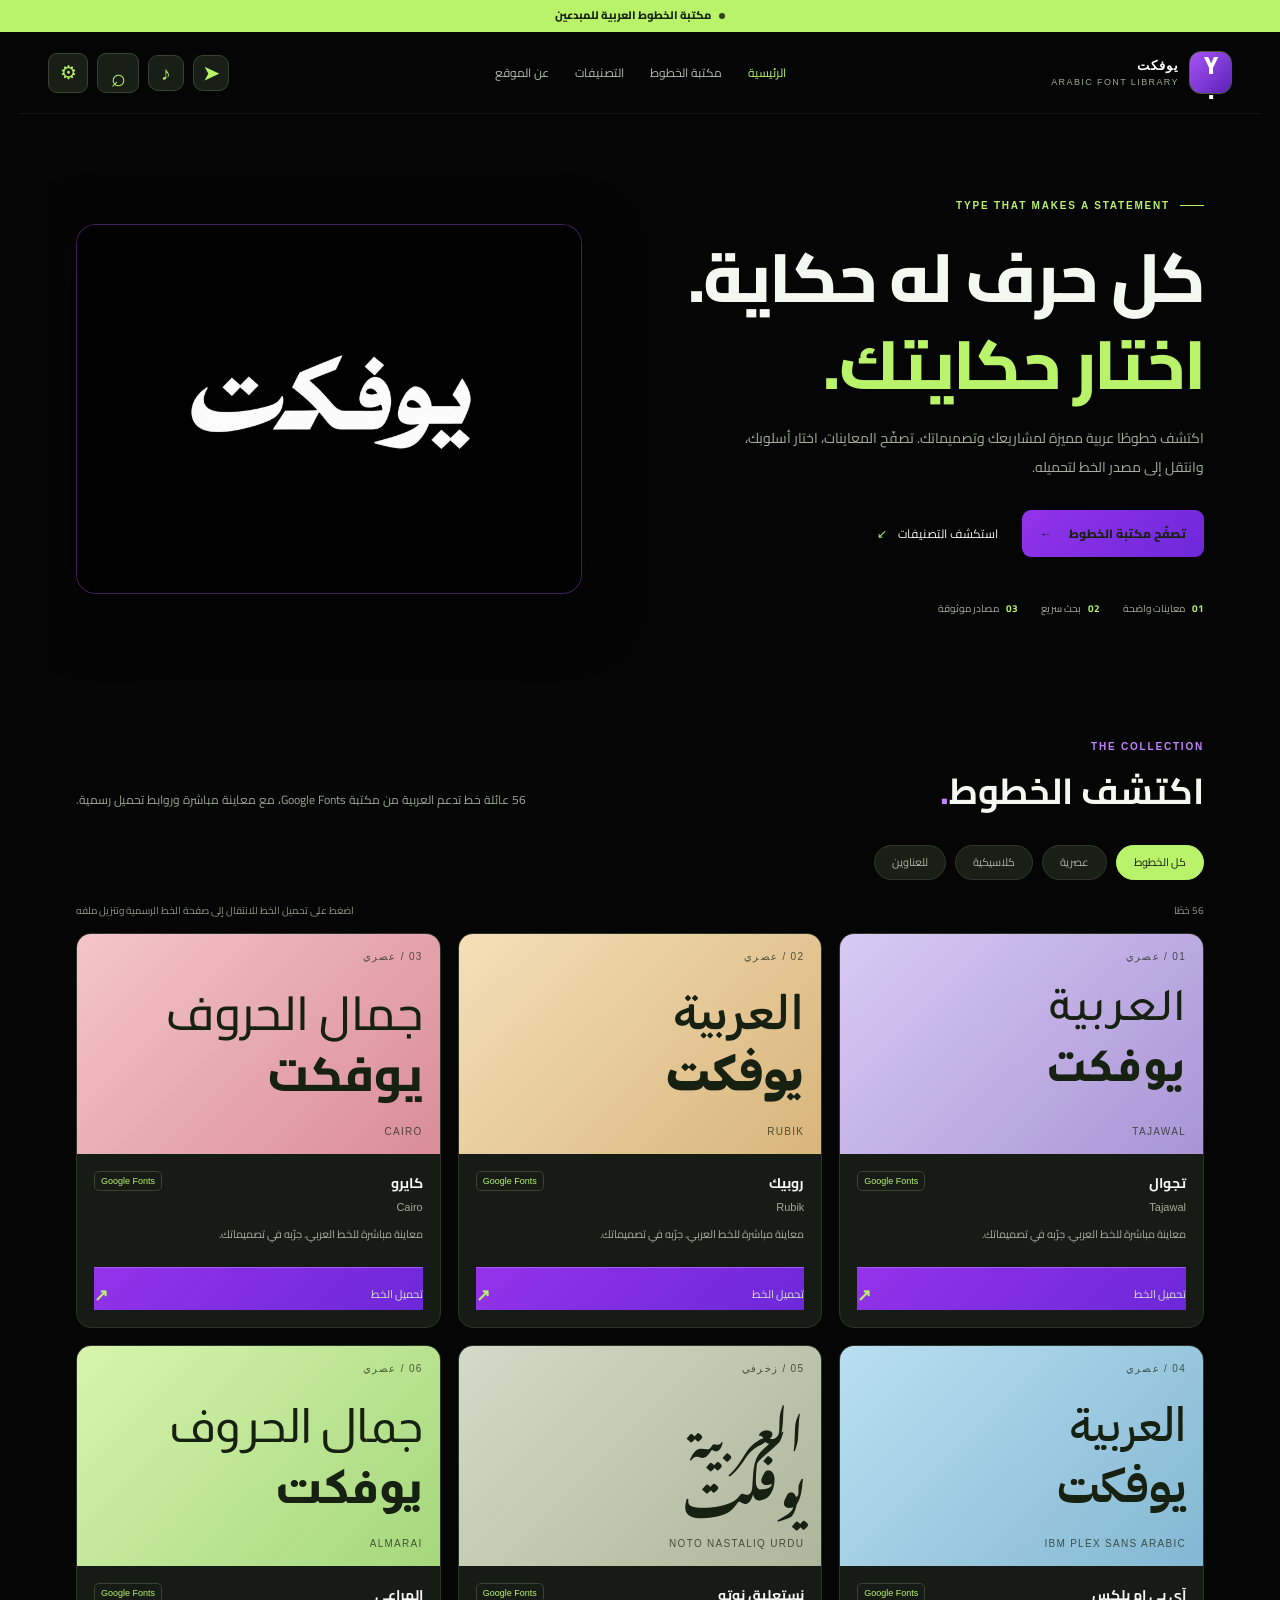
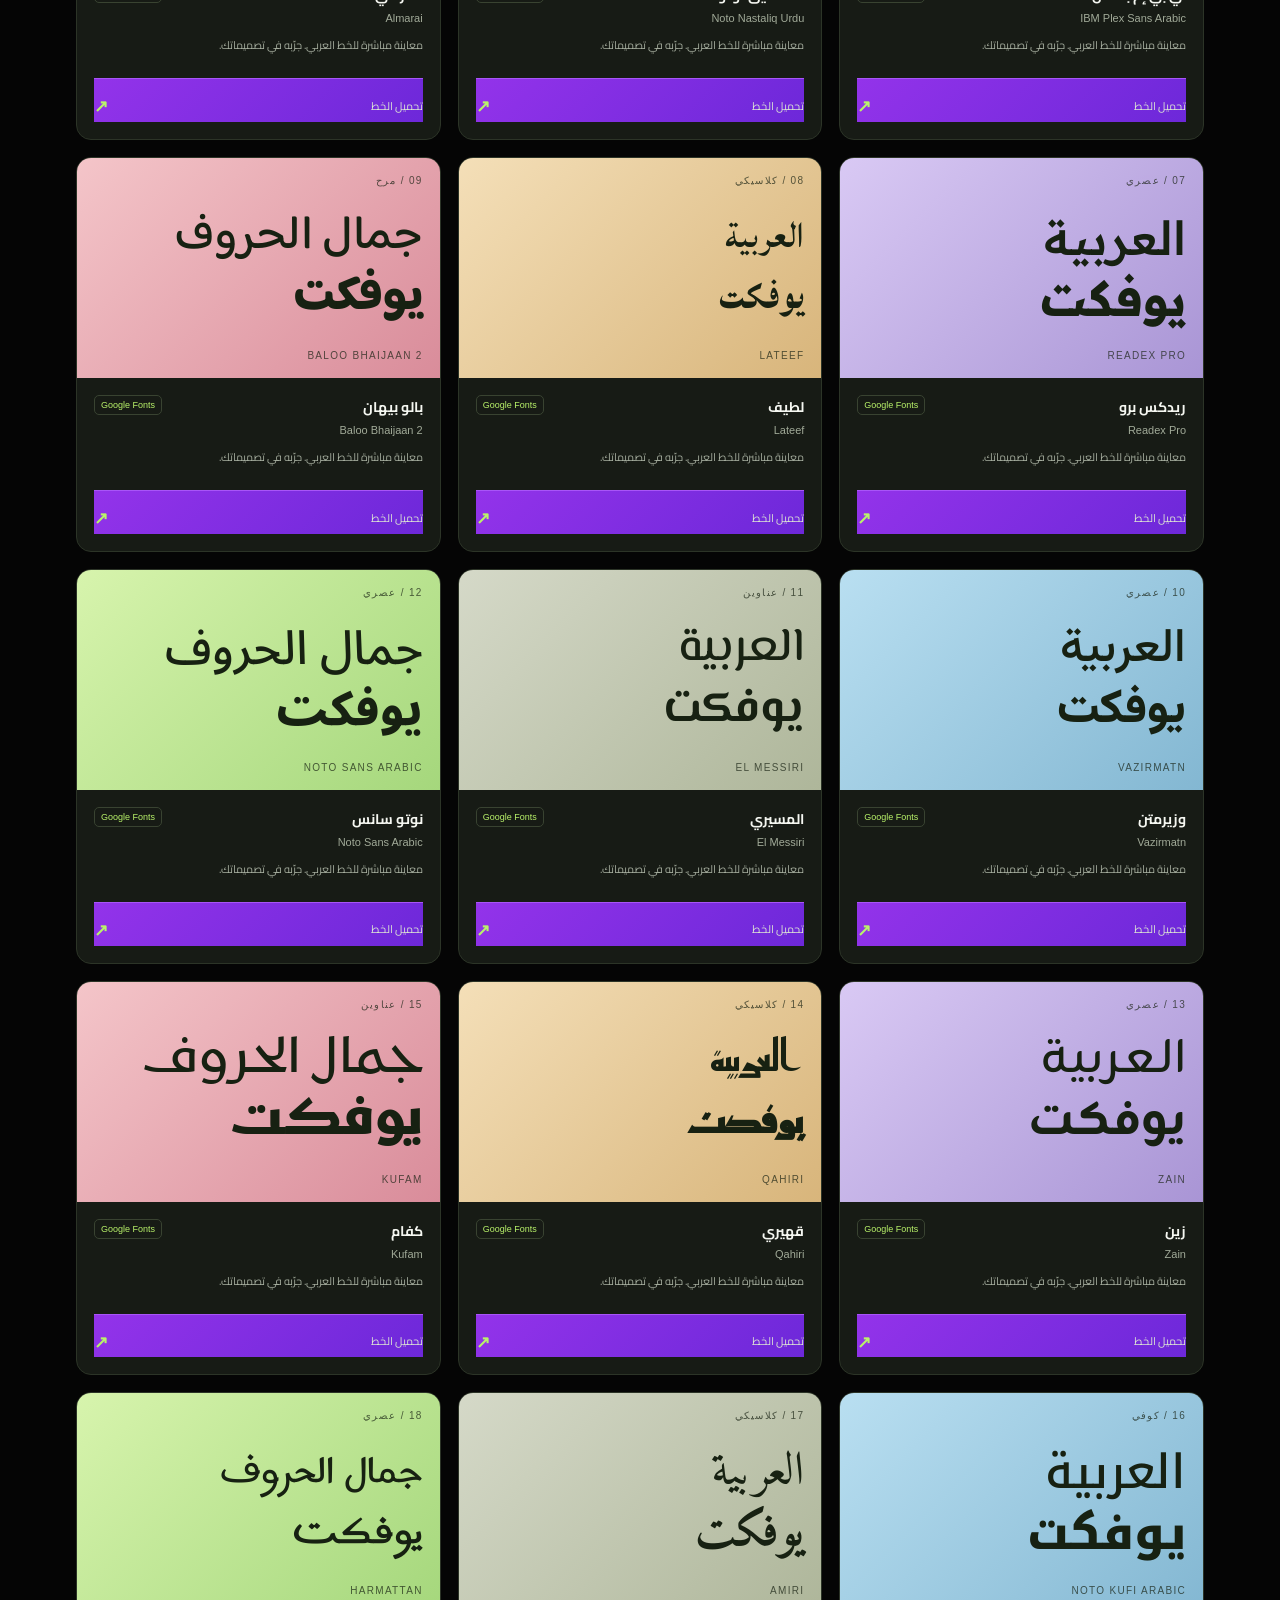
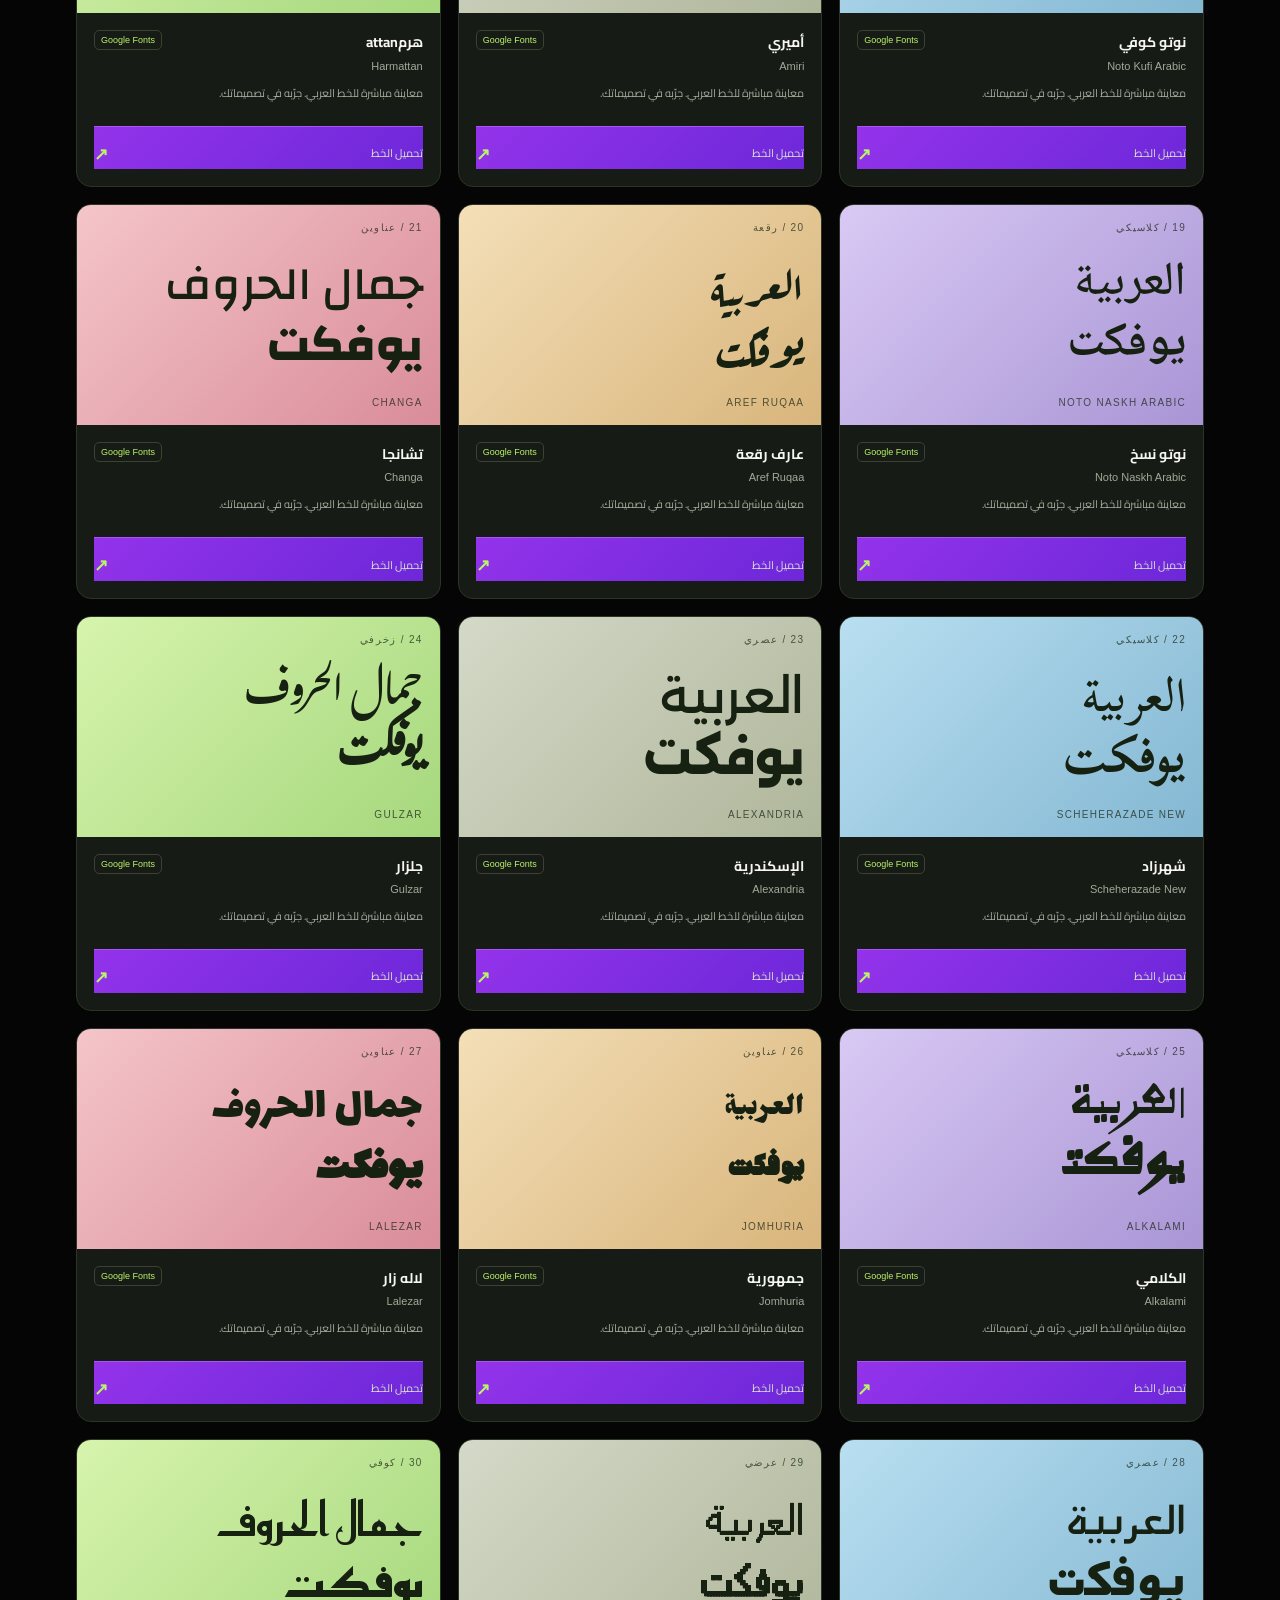
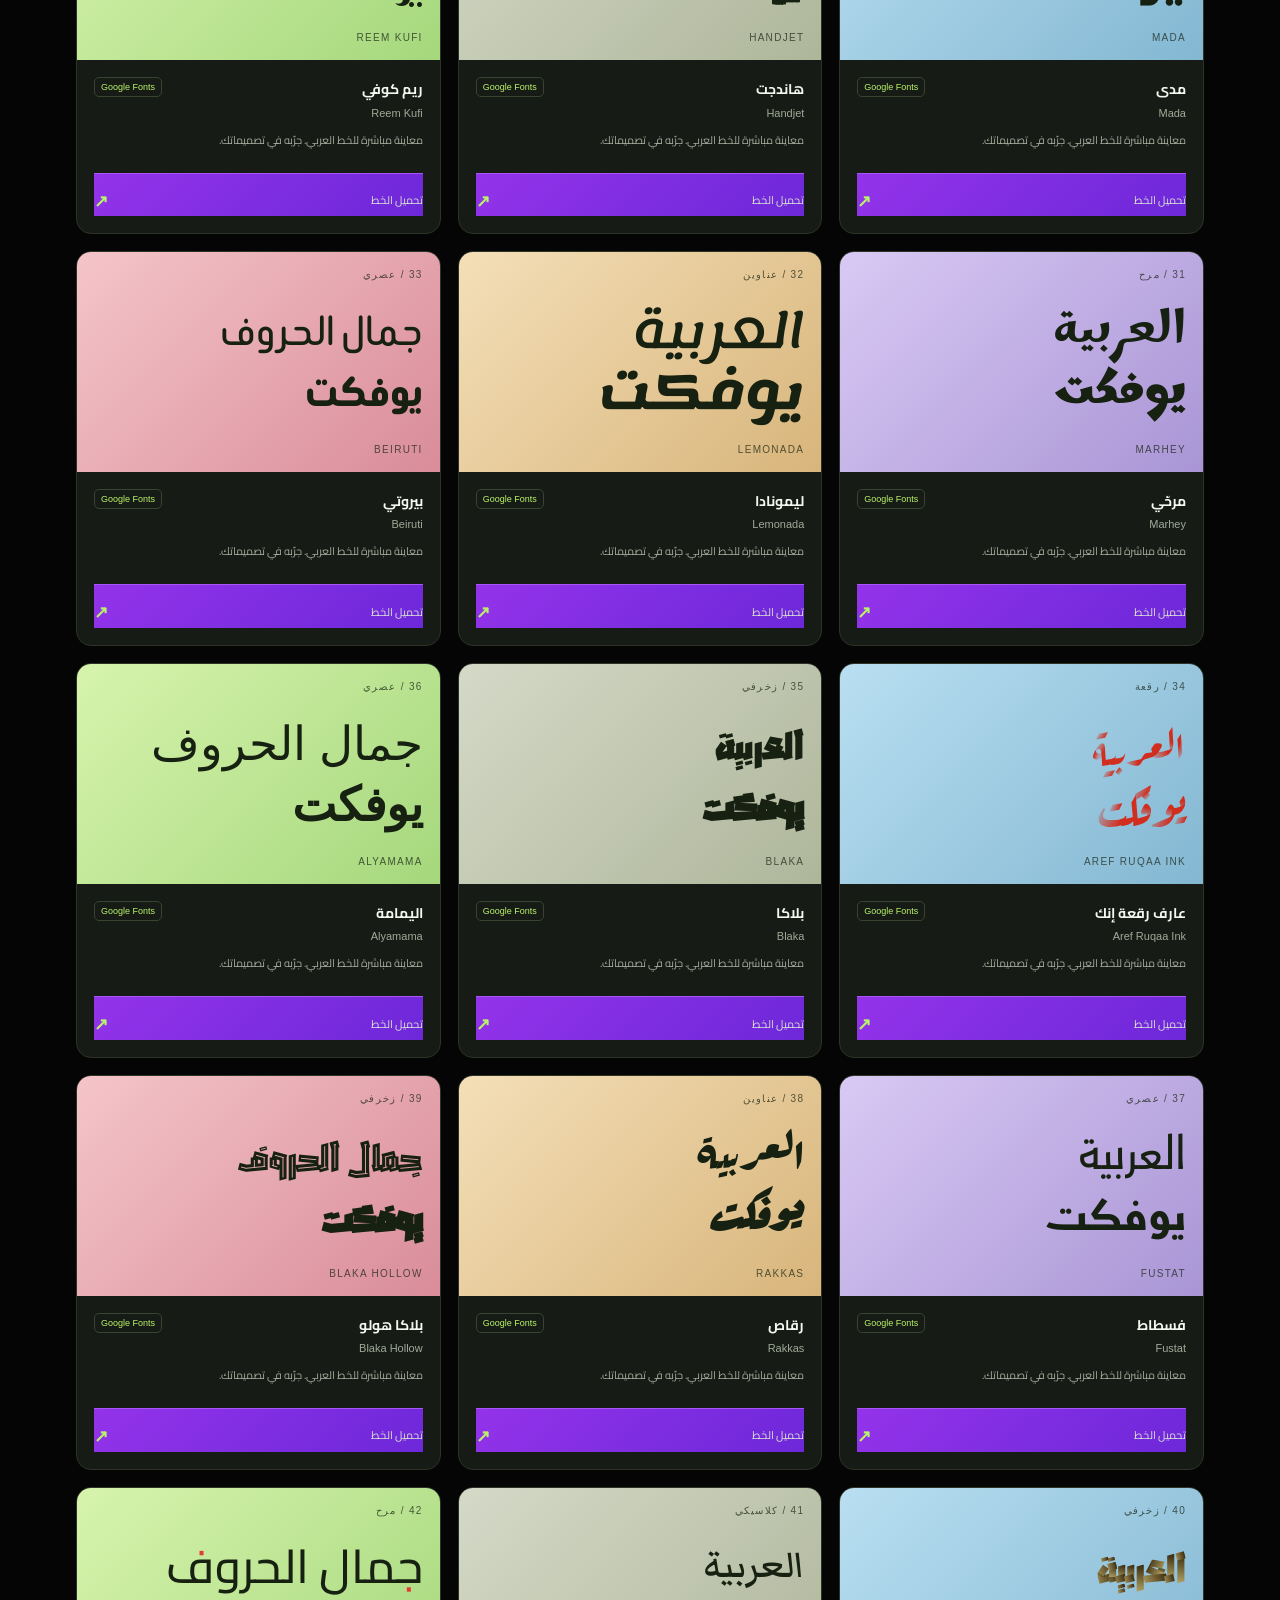
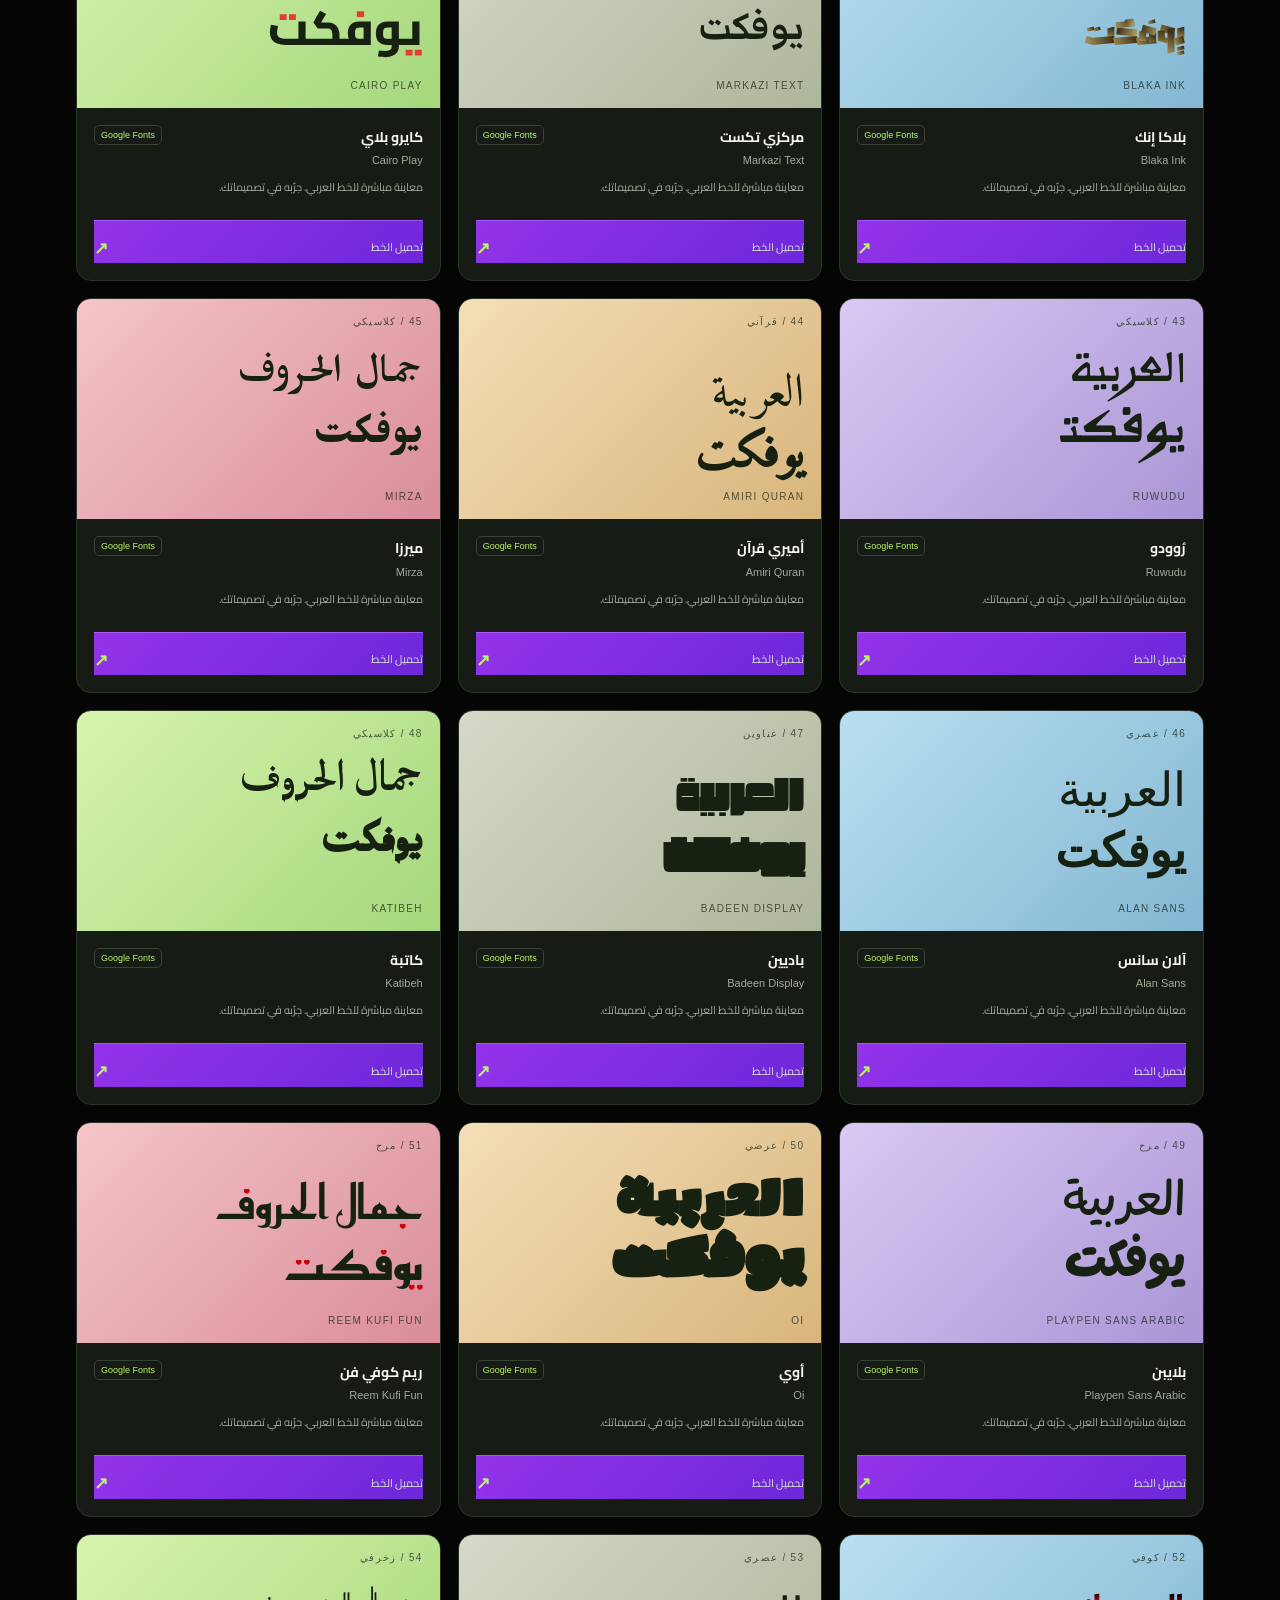
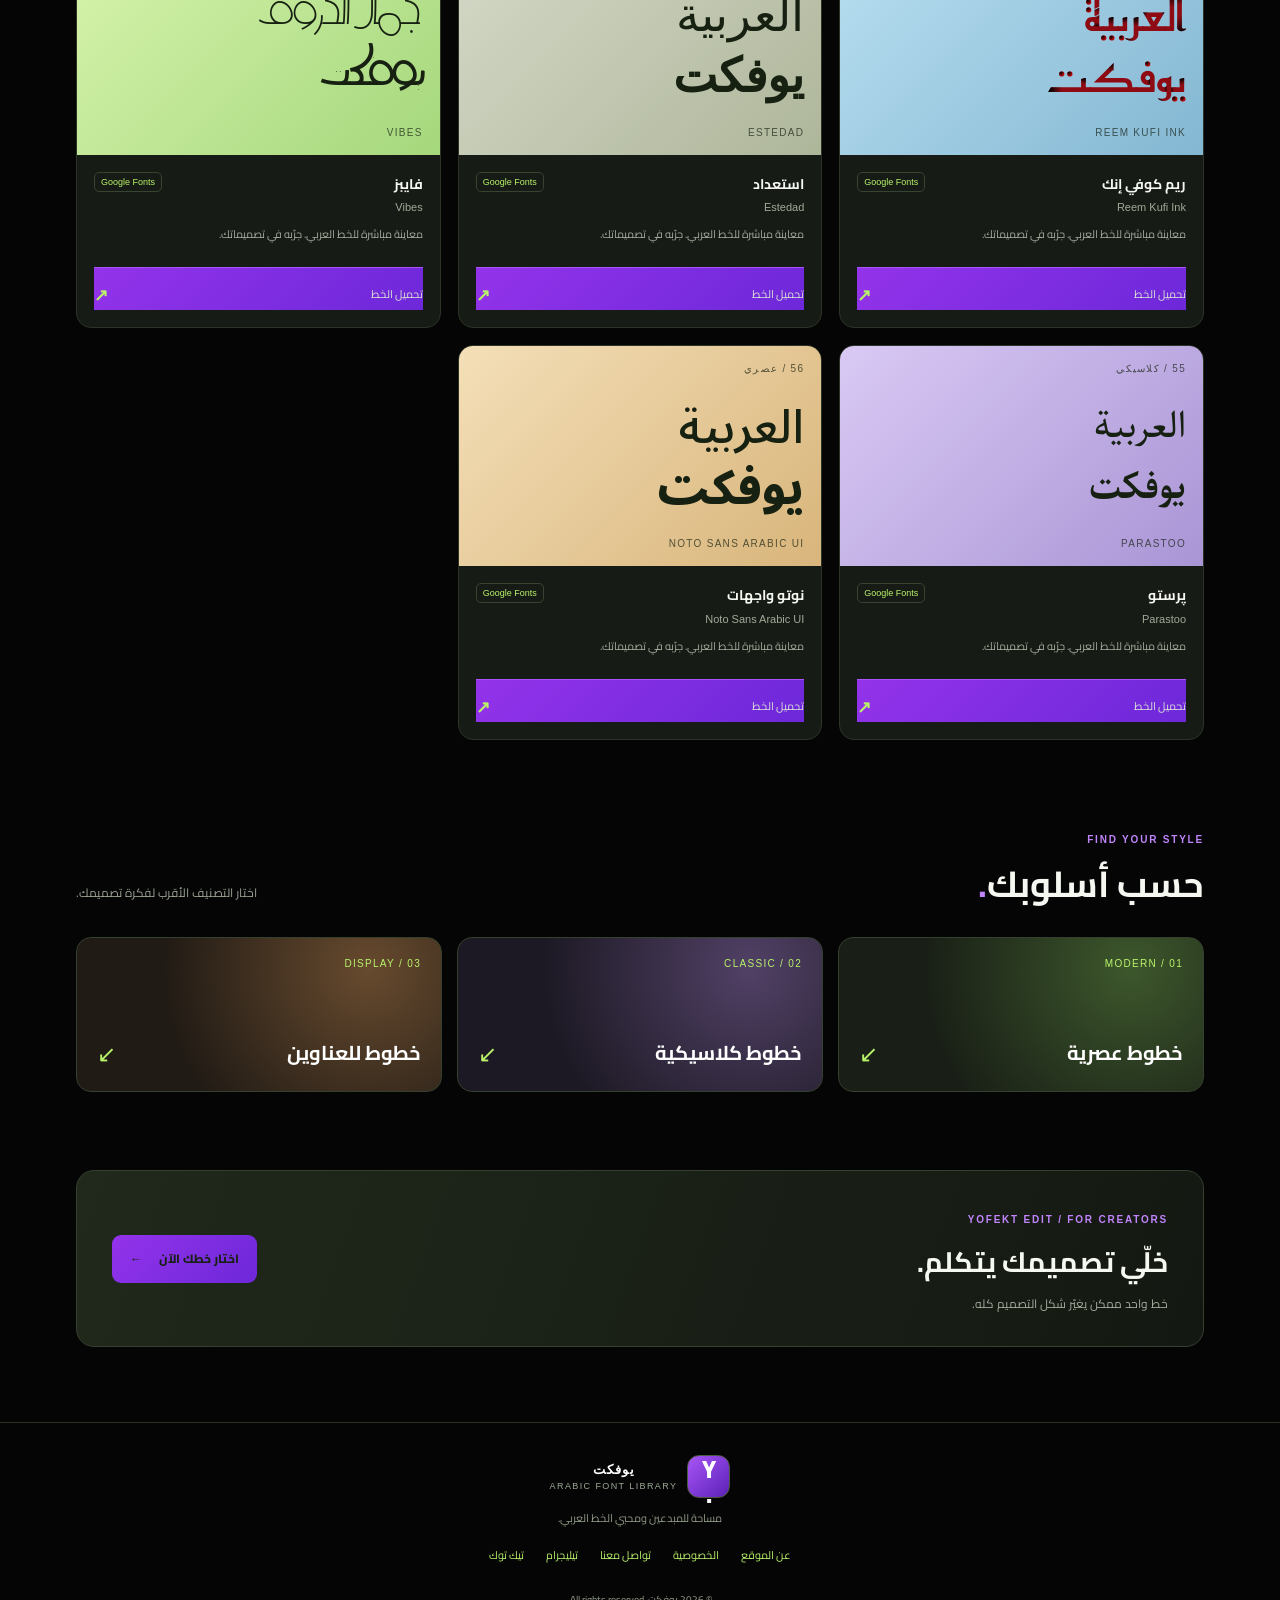
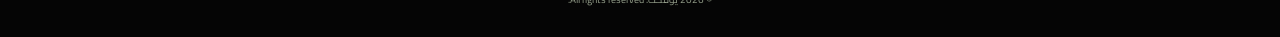
<file: index.html>
<!DOCTYPE html>

<html dir="rtl" lang="ar">
<head>
<meta charset="utf-8"/><meta content="width=device-width,initial-scale=1" name="viewport"/>

<meta content="#050505" name="theme-color"/>
<meta property="og:type" content="website"/><meta property="og:site_name" content="Yofekt"/><meta property="og:title" content="Yofekt | مكتبة الخطوط العربية"/><meta property="og:description" content="اكتشف أجمل الخطوط العربية، شاهد معايناتها واختر الخط المناسب لتصميمك."/><meta property="og:image" content="yofekt-social.png"/><meta name="twitter:card" content="summary_large_image"/><meta name="twitter:title" content="Yofekt | مكتبة الخطوط العربية"/><meta name="twitter:description" content="مكتبة لاكتشاف الخطوط العربية ومعاينتها."/><meta name="twitter:image" content="yofekt-social.png"/><link rel="icon" type="image/png" href="yofekt-icon.png"/>
<meta content="يوفكت — اكتشف خطوطًا عربية مميزة مع معاينات وروابط تحميل موثوقة." name="description"/>
<title>Yofekt – يوفكت | مكتبة الخطوط العربية</title>
<link href="https://fonts.googleapis.com" rel="preconnect"/><link crossorigin="" href="https://fonts.gstatic.com" rel="preconnect"/>
<link href="https://fonts.googleapis.com/css2?family=Cairo:wght@400;500;600;700;800&amp;family=Readex+Pro:wght@400;500;600;700&amp;family=Amiri:wght@400;700&amp;family=El+Messiri:wght@400;500;600;700&amp;display=swap" rel="stylesheet"/>
<link href="https://fonts.googleapis.com/css2?family=Tajawal:wght@400;700&amp;family=Rubik:wght@400;700&amp;family=Cairo:wght@400;700&amp;family=IBM%20Plex%20Sans%20Arabic:wght@400;700&amp;family=Noto%20Nastaliq%20Urdu:wght@400;700&amp;family=Almarai:wght@400;700&amp;family=Readex%20Pro:wght@400;700&amp;family=Lateef:wght@400;700&amp;family=Baloo%20Bhaijaan%202:wght@400;700&amp;family=Vazirmatn:wght@400;700&amp;family=El%20Messiri:wght@400;700&amp;family=Noto%20Sans%20Arabic:wght@400;700&amp;family=Zain:wght@400;700&amp;family=Qahiri:wght@400;700&amp;family=Kufam:wght@400;700&amp;family=Noto%20Kufi%20Arabic:wght@400;700&amp;family=Amiri:wght@400;700&amp;family=Harmattan:wght@400;700&amp;family=Noto%20Naskh%20Arabic:wght@400;700&amp;family=Aref%20Ruqaa:wght@400;700&amp;family=Changa:wght@400;700&amp;family=Scheherazade%20New:wght@400;700&amp;family=Alexandria:wght@400;700&amp;family=Gulzar:wght@400;700&amp;family=Alkalami:wght@400;700&amp;family=Jomhuria:wght@400;700&amp;family=Lalezar:wght@400;700&amp;family=Mada:wght@400;700&amp;family=Handjet:wght@400;700&amp;family=Reem%20Kufi:wght@400;700&amp;family=Marhey:wght@400;700&amp;family=Lemonada:wght@400;700&amp;family=Beiruti:wght@400;700&amp;family=Aref%20Ruqaa%20Ink:wght@400;700&amp;family=Blaka:wght@400;700&amp;family=Alyamama:wght@400;700&amp;family=Fustat:wght@400;700&amp;family=Rakkas:wght@400;700&amp;family=Blaka%20Hollow:wght@400;700&amp;family=Blaka%20Ink:wght@400;700&amp;family=Markazi%20Text:wght@400;700&amp;family=Cairo%20Play:wght@400;700&amp;family=Ruwudu:wght@400;700&amp;family=Amiri%20Quran:wght@400;700&amp;family=Mirza:wght@400;700&amp;family=Alan%20Sans:wght@400;700&amp;family=Badeen%20Display:wght@400;700&amp;family=Katibeh:wght@400;700&amp;family=Playpen%20Sans%20Arabic:wght@400;700&amp;family=Oi:wght@400;700&amp;family=Reem%20Kufi%20Fun:wght@400;700&amp;family=Reem%20Kufi%20Ink:wght@400;700&amp;family=Estedad:wght@400;700&amp;family=Vibes:wght@400;700&amp;family=Parastoo:wght@400;700&amp;family=Noto%20Sans%20Arabic%20UI:wght@400;700&amp;display=swap" rel="stylesheet"/>
<link href="style.css" rel="stylesheet"/>
</head>
<body>
<div class="announcement"><span class="pulse"></span> مكتبة الخطوط العربية للمبدعين</div>
<header class="header">
<a class="brand" href="#home"><span class="brand-mark">Y<span>.</span></span><span class="brand-name"><b>يوفكت</b><small>ARABIC FONT LIBRARY</small></span></a>
<nav id="nav"><a class="selected" href="#home">الرئيسية</a><a href="#fonts">مكتبة الخطوط</a><a href="#categories">التصنيفات</a><a href="about.html">عن الموقع</a></nav>
<div class="header-tools"><a aria-label="تيليجرام" class="social-icon telegram" href="https://t.me/YoussefEdits1" rel="noopener" target="_blank" title="تيليجرام">➤</a><a aria-label="تيك توك" class="social-icon tiktok" href="https://www.tiktok.com/@youssef_edits.2" rel="noopener" target="_blank" title="تيك توك">♪</a><button aria-label="البحث" class="top-search" id="topSearch" title="البحث">⌕</button><button aria-label="الإعدادات" class="settings-button" id="settingsOpen" title="الإعدادات">⚙</button></div>
<button aria-label="فتح القائمة" class="menu" id="menu">☰</button>
</header>
<div class="top-search-panel" id="topSearchPanel"><input autocomplete="off" id="search" placeholder="ابحث عن اسم الخط..." type="search"/><button aria-label="إغلاق" id="closeSearch">×</button></div>
<div aria-hidden="true" class="settings-modal" id="settingsModal"><div class="settings-box"><button class="modal-close" id="settingsClose">×</button><span class="kicker">YOFEKT SETTINGS</span><h2>إعدادات الموقع</h2><label class="setting-row"><span><b>المظهر</b><small>اختار شكل الموقع المناسب لك</small></span><select id="themeSelect"><option value="dark">داكن</option><option value="light">فاتح</option></select></label><label class="setting-row"><span><b>حجم معاينة الخط</b><small>تكبير أو تصغير شكل الخطوط</small></span><select id="previewSize"><option value="normal">عادي</option><option value="large">كبير</option></select></label><label class="setting-row"><span><b>حركة الواجهة</b><small>تقليل الحركات والانتقالات</small></span><input id="motionToggle" type="checkbox"/></label><p class="settings-note">يتم حفظ اختيارات المظهر على هذا الجهاز.</p></div></div>
<main>
<section class="hero" id="home">
<div class="hero-copy">
<div class="eyebrow"><i></i> TYPE THAT MAKES A STATEMENT</div>
<h1>كل حرف له حكاية.<br/><span>اختار حكايتك.</span></h1>
<p>اكتشف خطوطًا عربية مميزة لمشاريعك وتصميماتك. تصفّح المعاينات، اختار أسلوبك، وانتقل إلى مصدر الخط لتحميله.</p>
<div class="hero-actions"><a class="button primary" href="#fonts">تصفّح مكتبة الخطوط <span>←</span></a><a class="sub-link" href="#categories">استكشف التصنيفات <span>↙</span></a></div>
<div class="trust-row"><span><b>01</b> معاينات واضحة</span><span><b>02</b> بحث سريع</span><span><b>03</b> مصادر موثوقة</span></div>
</div>
<div class="hero-visual hero-wordmark">
<img src="yofekt-wordmark.png" alt="يوفكت - شعار الموقع بخط عربي أبيض على خلفية سوداء" width="1672" height="941" fetchpriority="high"/>
</div>
</section>
<section class="library section" id="fonts">
<div class="section-head"><div><span class="kicker">THE COLLECTION</span><h2>اكتشف الخطوط<span class="lime">.</span></h2></div><p>56 عائلة خط تدعم العربية من مكتبة Google Fonts، مع معاينة مباشرة وروابط تحميل رسمية.</p></div>
<div class="filters" id="filters"><button class="filter active" data-filter="all">كل الخطوط</button><button class="filter" data-filter="modern">عصرية</button><button class="filter" data-filter="classic">كلاسيكية</button><button class="filter" data-filter="display">للعناوين</button></div>
<div class="result-row"><span id="count">56 خطًا</span><span>اضغط على تحميل الخط للانتقال إلى صفحة الخط الرسمية وتنزيل ملفه</span></div>
<div class="grid" id="grid">
<article class="font-card" data-category="modern" data-name="تجوال Tajawal"><div class="preview preview-tone tone-1"><span class="serial">01 / عصري</span><div class="sample" style="font-family:'Tajawal',sans-serif">العربية<br/><b>يوفكت</b></div><span class="sample-foot">TAJAWAL</span></div><div class="card-content"><div class="card-heading"><h3>تجوال <small>Tajawal</small></h3><span class="tag">Google Fonts</span></div><p>معاينة مباشرة للخط العربي. جرّبه في تصميماتك.</p><a class="download" href="https://fonts.google.com/specimen/Tajawal" rel="noopener" target="_blank">تحميل الخط <b>↗</b></a></div></article>
<article class="font-card" data-category="modern" data-name="روبيك Rubik"><div class="preview preview-tone tone-2"><span class="serial">02 / عصري</span><div class="sample" style="font-family:'Rubik',sans-serif">العربية<br/><b>يوفكت</b></div><span class="sample-foot">RUBIK</span></div><div class="card-content"><div class="card-heading"><h3>روبيك <small>Rubik</small></h3><span class="tag">Google Fonts</span></div><p>معاينة مباشرة للخط العربي. جرّبه في تصميماتك.</p><a class="download" href="https://fonts.google.com/specimen/Rubik" rel="noopener" target="_blank">تحميل الخط <b>↗</b></a></div></article>
<article class="font-card" data-category="modern" data-name="كايرو Cairo"><div class="preview preview-tone tone-3"><span class="serial">03 / عصري</span><div class="sample" style="font-family:'Cairo',sans-serif">جمال الحروف<br/><b>يوفكت</b></div><span class="sample-foot">CAIRO</span></div><div class="card-content"><div class="card-heading"><h3>كايرو <small>Cairo</small></h3><span class="tag">Google Fonts</span></div><p>معاينة مباشرة للخط العربي. جرّبه في تصميماتك.</p><a class="download" href="https://fonts.google.com/specimen/Cairo" rel="noopener" target="_blank">تحميل الخط <b>↗</b></a></div></article>
<article class="font-card" data-category="modern" data-name="آي بي إم بلكس IBM Plex Sans Arabic"><div class="preview preview-tone tone-4"><span class="serial">04 / عصري</span><div class="sample" style="font-family:'IBM Plex Sans Arabic',sans-serif">العربية<br/><b>يوفكت</b></div><span class="sample-foot">IBM PLEX SANS ARABIC</span></div><div class="card-content"><div class="card-heading"><h3>آي بي إم بلكس <small>IBM Plex Sans Arabic</small></h3><span class="tag">Google Fonts</span></div><p>معاينة مباشرة للخط العربي. جرّبه في تصميماتك.</p><a class="download" href="https://fonts.google.com/specimen/IBM+Plex+Sans+Arabic" rel="noopener" target="_blank">تحميل الخط <b>↗</b></a></div></article>
<article class="font-card" data-category="display" data-name="نستعليق نوتو Noto Nastaliq Urdu"><div class="preview preview-tone tone-5"><span class="serial">05 / زخرفي</span><div class="sample" style="font-family:'Noto Nastaliq Urdu',sans-serif">العربية<br/><b>يوفكت</b></div><span class="sample-foot">NOTO NASTALIQ URDU</span></div><div class="card-content"><div class="card-heading"><h3>نستعليق نوتو <small>Noto Nastaliq Urdu</small></h3><span class="tag">Google Fonts</span></div><p>معاينة مباشرة للخط العربي. جرّبه في تصميماتك.</p><a class="download" href="https://fonts.google.com/specimen/Noto+Nastaliq+Urdu" rel="noopener" target="_blank">تحميل الخط <b>↗</b></a></div></article>
<article class="font-card" data-category="modern" data-name="المراعي Almarai"><div class="preview preview-tone tone-0"><span class="serial">06 / عصري</span><div class="sample" style="font-family:'Almarai',sans-serif">جمال الحروف<br/><b>يوفكت</b></div><span class="sample-foot">ALMARAI</span></div><div class="card-content"><div class="card-heading"><h3>المراعي <small>Almarai</small></h3><span class="tag">Google Fonts</span></div><p>معاينة مباشرة للخط العربي. جرّبه في تصميماتك.</p><a class="download" href="https://fonts.google.com/specimen/Almarai" rel="noopener" target="_blank">تحميل الخط <b>↗</b></a></div></article>
<article class="font-card" data-category="modern" data-name="ريدكس برو Readex Pro"><div class="preview preview-tone tone-1"><span class="serial">07 / عصري</span><div class="sample" style="font-family:'Readex Pro',sans-serif">العربية<br/><b>يوفكت</b></div><span class="sample-foot">READEX PRO</span></div><div class="card-content"><div class="card-heading"><h3>ريدكس برو <small>Readex Pro</small></h3><span class="tag">Google Fonts</span></div><p>معاينة مباشرة للخط العربي. جرّبه في تصميماتك.</p><a class="download" href="https://fonts.google.com/specimen/Readex+Pro" rel="noopener" target="_blank">تحميل الخط <b>↗</b></a></div></article>
<article class="font-card" data-category="classic" data-name="لطيف Lateef"><div class="preview preview-tone tone-2"><span class="serial">08 / كلاسيكي</span><div class="sample" style="font-family:'Lateef',sans-serif">العربية<br/><b>يوفكت</b></div><span class="sample-foot">LATEEF</span></div><div class="card-content"><div class="card-heading"><h3>لطيف <small>Lateef</small></h3><span class="tag">Google Fonts</span></div><p>معاينة مباشرة للخط العربي. جرّبه في تصميماتك.</p><a class="download" href="https://fonts.google.com/specimen/Lateef" rel="noopener" target="_blank">تحميل الخط <b>↗</b></a></div></article>
<article class="font-card" data-category="display" data-name="بالو بيهان Baloo Bhaijaan 2"><div class="preview preview-tone tone-3"><span class="serial">09 / مرح</span><div class="sample" style="font-family:'Baloo Bhaijaan 2',sans-serif">جمال الحروف<br/><b>يوفكت</b></div><span class="sample-foot">BALOO BHAIJAAN 2</span></div><div class="card-content"><div class="card-heading"><h3>بالو بيهان <small>Baloo Bhaijaan 2</small></h3><span class="tag">Google Fonts</span></div><p>معاينة مباشرة للخط العربي. جرّبه في تصميماتك.</p><a class="download" href="https://fonts.google.com/specimen/Baloo+Bhaijaan+2" rel="noopener" target="_blank">تحميل الخط <b>↗</b></a></div></article>
<article class="font-card" data-category="modern" data-name="وزيرمتن Vazirmatn"><div class="preview preview-tone tone-4"><span class="serial">10 / عصري</span><div class="sample" style="font-family:'Vazirmatn',sans-serif">العربية<br/><b>يوفكت</b></div><span class="sample-foot">VAZIRMATN</span></div><div class="card-content"><div class="card-heading"><h3>وزيرمتن <small>Vazirmatn</small></h3><span class="tag">Google Fonts</span></div><p>معاينة مباشرة للخط العربي. جرّبه في تصميماتك.</p><a class="download" href="https://fonts.google.com/specimen/Vazirmatn" rel="noopener" target="_blank">تحميل الخط <b>↗</b></a></div></article>
<article class="font-card" data-category="display" data-name="المسيري El Messiri"><div class="preview preview-tone tone-5"><span class="serial">11 / عناوين</span><div class="sample" style="font-family:'El Messiri',sans-serif">العربية<br/><b>يوفكت</b></div><span class="sample-foot">EL MESSIRI</span></div><div class="card-content"><div class="card-heading"><h3>المسيري <small>El Messiri</small></h3><span class="tag">Google Fonts</span></div><p>معاينة مباشرة للخط العربي. جرّبه في تصميماتك.</p><a class="download" href="https://fonts.google.com/specimen/El+Messiri" rel="noopener" target="_blank">تحميل الخط <b>↗</b></a></div></article>
<article class="font-card" data-category="modern" data-name="نوتو سانس Noto Sans Arabic"><div class="preview preview-tone tone-0"><span class="serial">12 / عصري</span><div class="sample" style="font-family:'Noto Sans Arabic',sans-serif">جمال الحروف<br/><b>يوفكت</b></div><span class="sample-foot">NOTO SANS ARABIC</span></div><div class="card-content"><div class="card-heading"><h3>نوتو سانس <small>Noto Sans Arabic</small></h3><span class="tag">Google Fonts</span></div><p>معاينة مباشرة للخط العربي. جرّبه في تصميماتك.</p><a class="download" href="https://fonts.google.com/specimen/Noto+Sans+Arabic" rel="noopener" target="_blank">تحميل الخط <b>↗</b></a></div></article>
<article class="font-card" data-category="modern" data-name="زين Zain"><div class="preview preview-tone tone-1"><span class="serial">13 / عصري</span><div class="sample" style="font-family:'Zain',sans-serif">العربية<br/><b>يوفكت</b></div><span class="sample-foot">ZAIN</span></div><div class="card-content"><div class="card-heading"><h3>زين <small>Zain</small></h3><span class="tag">Google Fonts</span></div><p>معاينة مباشرة للخط العربي. جرّبه في تصميماتك.</p><a class="download" href="https://fonts.google.com/specimen/Zain" rel="noopener" target="_blank">تحميل الخط <b>↗</b></a></div></article>
<article class="font-card" data-category="classic" data-name="قهيري Qahiri"><div class="preview preview-tone tone-2"><span class="serial">14 / كلاسيكي</span><div class="sample" style="font-family:'Qahiri',sans-serif">العربية<br/><b>يوفكت</b></div><span class="sample-foot">QAHIRI</span></div><div class="card-content"><div class="card-heading"><h3>قهيري <small>Qahiri</small></h3><span class="tag">Google Fonts</span></div><p>معاينة مباشرة للخط العربي. جرّبه في تصميماتك.</p><a class="download" href="https://fonts.google.com/specimen/Qahiri" rel="noopener" target="_blank">تحميل الخط <b>↗</b></a></div></article>
<article class="font-card" data-category="display" data-name="كفام Kufam"><div class="preview preview-tone tone-3"><span class="serial">15 / عناوين</span><div class="sample" style="font-family:'Kufam',sans-serif">جمال الحروف<br/><b>يوفكت</b></div><span class="sample-foot">KUFAM</span></div><div class="card-content"><div class="card-heading"><h3>كفام <small>Kufam</small></h3><span class="tag">Google Fonts</span></div><p>معاينة مباشرة للخط العربي. جرّبه في تصميماتك.</p><a class="download" href="https://fonts.google.com/specimen/Kufam" rel="noopener" target="_blank">تحميل الخط <b>↗</b></a></div></article>
<article class="font-card" data-category="display" data-name="نوتو كوفي Noto Kufi Arabic"><div class="preview preview-tone tone-4"><span class="serial">16 / كوفي</span><div class="sample" style="font-family:'Noto Kufi Arabic',sans-serif">العربية<br/><b>يوفكت</b></div><span class="sample-foot">NOTO KUFI ARABIC</span></div><div class="card-content"><div class="card-heading"><h3>نوتو كوفي <small>Noto Kufi Arabic</small></h3><span class="tag">Google Fonts</span></div><p>معاينة مباشرة للخط العربي. جرّبه في تصميماتك.</p><a class="download" href="https://fonts.google.com/specimen/Noto+Kufi+Arabic" rel="noopener" target="_blank">تحميل الخط <b>↗</b></a></div></article>
<article class="font-card" data-category="classic" data-name="أميري Amiri"><div class="preview preview-tone tone-5"><span class="serial">17 / كلاسيكي</span><div class="sample" style="font-family:'Amiri',sans-serif">العربية<br/><b>يوفكت</b></div><span class="sample-foot">AMIRI</span></div><div class="card-content"><div class="card-heading"><h3>أميري <small>Amiri</small></h3><span class="tag">Google Fonts</span></div><p>معاينة مباشرة للخط العربي. جرّبه في تصميماتك.</p><a class="download" href="https://fonts.google.com/specimen/Amiri" rel="noopener" target="_blank">تحميل الخط <b>↗</b></a></div></article>
<article class="font-card" data-category="modern" data-name="هرمattan Harmattan"><div class="preview preview-tone tone-0"><span class="serial">18 / عصري</span><div class="sample" style="font-family:'Harmattan',sans-serif">جمال الحروف<br/><b>يوفكت</b></div><span class="sample-foot">HARMATTAN</span></div><div class="card-content"><div class="card-heading"><h3>هرمattan <small>Harmattan</small></h3><span class="tag">Google Fonts</span></div><p>معاينة مباشرة للخط العربي. جرّبه في تصميماتك.</p><a class="download" href="https://fonts.google.com/specimen/Harmattan" rel="noopener" target="_blank">تحميل الخط <b>↗</b></a></div></article>
<article class="font-card" data-category="classic" data-name="نوتو نسخ Noto Naskh Arabic"><div class="preview preview-tone tone-1"><span class="serial">19 / كلاسيكي</span><div class="sample" style="font-family:'Noto Naskh Arabic',sans-serif">العربية<br/><b>يوفكت</b></div><span class="sample-foot">NOTO NASKH ARABIC</span></div><div class="card-content"><div class="card-heading"><h3>نوتو نسخ <small>Noto Naskh Arabic</small></h3><span class="tag">Google Fonts</span></div><p>معاينة مباشرة للخط العربي. جرّبه في تصميماتك.</p><a class="download" href="https://fonts.google.com/specimen/Noto+Naskh+Arabic" rel="noopener" target="_blank">تحميل الخط <b>↗</b></a></div></article>
<article class="font-card" data-category="classic" data-name="عارف رقعة Aref Ruqaa"><div class="preview preview-tone tone-2"><span class="serial">20 / رقعة</span><div class="sample" style="font-family:'Aref Ruqaa',sans-serif">العربية<br/><b>يوفكت</b></div><span class="sample-foot">AREF RUQAA</span></div><div class="card-content"><div class="card-heading"><h3>عارف رقعة <small>Aref Ruqaa</small></h3><span class="tag">Google Fonts</span></div><p>معاينة مباشرة للخط العربي. جرّبه في تصميماتك.</p><a class="download" href="https://fonts.google.com/specimen/Aref+Ruqaa" rel="noopener" target="_blank">تحميل الخط <b>↗</b></a></div></article>
<article class="font-card" data-category="display" data-name="تشانجا Changa"><div class="preview preview-tone tone-3"><span class="serial">21 / عناوين</span><div class="sample" style="font-family:'Changa',sans-serif">جمال الحروف<br/><b>يوفكت</b></div><span class="sample-foot">CHANGA</span></div><div class="card-content"><div class="card-heading"><h3>تشانجا <small>Changa</small></h3><span class="tag">Google Fonts</span></div><p>معاينة مباشرة للخط العربي. جرّبه في تصميماتك.</p><a class="download" href="https://fonts.google.com/specimen/Changa" rel="noopener" target="_blank">تحميل الخط <b>↗</b></a></div></article>
<article class="font-card" data-category="classic" data-name="شهرزاد Scheherazade New"><div class="preview preview-tone tone-4"><span class="serial">22 / كلاسيكي</span><div class="sample" style="font-family:'Scheherazade New',sans-serif">العربية<br/><b>يوفكت</b></div><span class="sample-foot">SCHEHERAZADE NEW</span></div><div class="card-content"><div class="card-heading"><h3>شهرزاد <small>Scheherazade New</small></h3><span class="tag">Google Fonts</span></div><p>معاينة مباشرة للخط العربي. جرّبه في تصميماتك.</p><a class="download" href="https://fonts.google.com/specimen/Scheherazade+New" rel="noopener" target="_blank">تحميل الخط <b>↗</b></a></div></article>
<article class="font-card" data-category="modern" data-name="الإسكندرية Alexandria"><div class="preview preview-tone tone-5"><span class="serial">23 / عصري</span><div class="sample" style="font-family:'Alexandria',sans-serif">العربية<br/><b>يوفكت</b></div><span class="sample-foot">ALEXANDRIA</span></div><div class="card-content"><div class="card-heading"><h3>الإسكندرية <small>Alexandria</small></h3><span class="tag">Google Fonts</span></div><p>معاينة مباشرة للخط العربي. جرّبه في تصميماتك.</p><a class="download" href="https://fonts.google.com/specimen/Alexandria" rel="noopener" target="_blank">تحميل الخط <b>↗</b></a></div></article>
<article class="font-card" data-category="display" data-name="جلزار Gulzar"><div class="preview preview-tone tone-0"><span class="serial">24 / زخرفي</span><div class="sample" style="font-family:'Gulzar',sans-serif">جمال الحروف<br/><b>يوفكت</b></div><span class="sample-foot">GULZAR</span></div><div class="card-content"><div class="card-heading"><h3>جلزار <small>Gulzar</small></h3><span class="tag">Google Fonts</span></div><p>معاينة مباشرة للخط العربي. جرّبه في تصميماتك.</p><a class="download" href="https://fonts.google.com/specimen/Gulzar" rel="noopener" target="_blank">تحميل الخط <b>↗</b></a></div></article>
<article class="font-card" data-category="classic" data-name="الكلامي Alkalami"><div class="preview preview-tone tone-1"><span class="serial">25 / كلاسيكي</span><div class="sample" style="font-family:'Alkalami',sans-serif">العربية<br/><b>يوفكت</b></div><span class="sample-foot">ALKALAMI</span></div><div class="card-content"><div class="card-heading"><h3>الكلامي <small>Alkalami</small></h3><span class="tag">Google Fonts</span></div><p>معاينة مباشرة للخط العربي. جرّبه في تصميماتك.</p><a class="download" href="https://fonts.google.com/specimen/Alkalami" rel="noopener" target="_blank">تحميل الخط <b>↗</b></a></div></article>
<article class="font-card" data-category="display" data-name="جمهورية Jomhuria"><div class="preview preview-tone tone-2"><span class="serial">26 / عناوين</span><div class="sample" style="font-family:'Jomhuria',sans-serif">العربية<br/><b>يوفكت</b></div><span class="sample-foot">JOMHURIA</span></div><div class="card-content"><div class="card-heading"><h3>جمهورية <small>Jomhuria</small></h3><span class="tag">Google Fonts</span></div><p>معاينة مباشرة للخط العربي. جرّبه في تصميماتك.</p><a class="download" href="https://fonts.google.com/specimen/Jomhuria" rel="noopener" target="_blank">تحميل الخط <b>↗</b></a></div></article>
<article class="font-card" data-category="display" data-name="لاله زار Lalezar"><div class="preview preview-tone tone-3"><span class="serial">27 / عناوين</span><div class="sample" style="font-family:'Lalezar',sans-serif">جمال الحروف<br/><b>يوفكت</b></div><span class="sample-foot">LALEZAR</span></div><div class="card-content"><div class="card-heading"><h3>لاله زار <small>Lalezar</small></h3><span class="tag">Google Fonts</span></div><p>معاينة مباشرة للخط العربي. جرّبه في تصميماتك.</p><a class="download" href="https://fonts.google.com/specimen/Lalezar" rel="noopener" target="_blank">تحميل الخط <b>↗</b></a></div></article>
<article class="font-card" data-category="modern" data-name="مدى Mada"><div class="preview preview-tone tone-4"><span class="serial">28 / عصري</span><div class="sample" style="font-family:'Mada',sans-serif">العربية<br/><b>يوفكت</b></div><span class="sample-foot">MADA</span></div><div class="card-content"><div class="card-heading"><h3>مدى <small>Mada</small></h3><span class="tag">Google Fonts</span></div><p>معاينة مباشرة للخط العربي. جرّبه في تصميماتك.</p><a class="download" href="https://fonts.google.com/specimen/Mada" rel="noopener" target="_blank">تحميل الخط <b>↗</b></a></div></article>
<article class="font-card" data-category="display" data-name="هاندجت Handjet"><div class="preview preview-tone tone-5"><span class="serial">29 / عرضي</span><div class="sample" style="font-family:'Handjet',sans-serif">العربية<br/><b>يوفكت</b></div><span class="sample-foot">HANDJET</span></div><div class="card-content"><div class="card-heading"><h3>هاندجت <small>Handjet</small></h3><span class="tag">Google Fonts</span></div><p>معاينة مباشرة للخط العربي. جرّبه في تصميماتك.</p><a class="download" href="https://fonts.google.com/specimen/Handjet" rel="noopener" target="_blank">تحميل الخط <b>↗</b></a></div></article>
<article class="font-card" data-category="display" data-name="ريم كوفي Reem Kufi"><div class="preview preview-tone tone-0"><span class="serial">30 / كوفي</span><div class="sample" style="font-family:'Reem Kufi',sans-serif">جمال الحروف<br/><b>يوفكت</b></div><span class="sample-foot">REEM KUFI</span></div><div class="card-content"><div class="card-heading"><h3>ريم كوفي <small>Reem Kufi</small></h3><span class="tag">Google Fonts</span></div><p>معاينة مباشرة للخط العربي. جرّبه في تصميماتك.</p><a class="download" href="https://fonts.google.com/specimen/Reem+Kufi" rel="noopener" target="_blank">تحميل الخط <b>↗</b></a></div></article>
<article class="font-card" data-category="display" data-name="مرحّي Marhey"><div class="preview preview-tone tone-1"><span class="serial">31 / مرح</span><div class="sample" style="font-family:'Marhey',sans-serif">العربية<br/><b>يوفكت</b></div><span class="sample-foot">MARHEY</span></div><div class="card-content"><div class="card-heading"><h3>مرحّي <small>Marhey</small></h3><span class="tag">Google Fonts</span></div><p>معاينة مباشرة للخط العربي. جرّبه في تصميماتك.</p><a class="download" href="https://fonts.google.com/specimen/Marhey" rel="noopener" target="_blank">تحميل الخط <b>↗</b></a></div></article>
<article class="font-card" data-category="display" data-name="ليمونادا Lemonada"><div class="preview preview-tone tone-2"><span class="serial">32 / عناوين</span><div class="sample" style="font-family:'Lemonada',sans-serif">العربية<br/><b>يوفكت</b></div><span class="sample-foot">LEMONADA</span></div><div class="card-content"><div class="card-heading"><h3>ليمونادا <small>Lemonada</small></h3><span class="tag">Google Fonts</span></div><p>معاينة مباشرة للخط العربي. جرّبه في تصميماتك.</p><a class="download" href="https://fonts.google.com/specimen/Lemonada" rel="noopener" target="_blank">تحميل الخط <b>↗</b></a></div></article>
<article class="font-card" data-category="modern" data-name="بيروتي Beiruti"><div class="preview preview-tone tone-3"><span class="serial">33 / عصري</span><div class="sample" style="font-family:'Beiruti',sans-serif">جمال الحروف<br/><b>يوفكت</b></div><span class="sample-foot">BEIRUTI</span></div><div class="card-content"><div class="card-heading"><h3>بيروتي <small>Beiruti</small></h3><span class="tag">Google Fonts</span></div><p>معاينة مباشرة للخط العربي. جرّبه في تصميماتك.</p><a class="download" href="https://fonts.google.com/specimen/Beiruti" rel="noopener" target="_blank">تحميل الخط <b>↗</b></a></div></article>
<article class="font-card" data-category="classic" data-name="عارف رقعة إنك Aref Ruqaa Ink"><div class="preview preview-tone tone-4"><span class="serial">34 / رقعة</span><div class="sample" style="font-family:'Aref Ruqaa Ink',sans-serif">العربية<br/><b>يوفكت</b></div><span class="sample-foot">AREF RUQAA INK</span></div><div class="card-content"><div class="card-heading"><h3>عارف رقعة إنك <small>Aref Ruqaa Ink</small></h3><span class="tag">Google Fonts</span></div><p>معاينة مباشرة للخط العربي. جرّبه في تصميماتك.</p><a class="download" href="https://fonts.google.com/specimen/Aref+Ruqaa+Ink" rel="noopener" target="_blank">تحميل الخط <b>↗</b></a></div></article>
<article class="font-card" data-category="display" data-name="بلاكا Blaka"><div class="preview preview-tone tone-5"><span class="serial">35 / زخرفي</span><div class="sample" style="font-family:'Blaka',sans-serif">العربية<br/><b>يوفكت</b></div><span class="sample-foot">BLAKA</span></div><div class="card-content"><div class="card-heading"><h3>بلاكا <small>Blaka</small></h3><span class="tag">Google Fonts</span></div><p>معاينة مباشرة للخط العربي. جرّبه في تصميماتك.</p><a class="download" href="https://fonts.google.com/specimen/Blaka" rel="noopener" target="_blank">تحميل الخط <b>↗</b></a></div></article>
<article class="font-card" data-category="modern" data-name="اليمامة Alyamama"><div class="preview preview-tone tone-0"><span class="serial">36 / عصري</span><div class="sample" style="font-family:'Alyamama',sans-serif">جمال الحروف<br/><b>يوفكت</b></div><span class="sample-foot">ALYAMAMA</span></div><div class="card-content"><div class="card-heading"><h3>اليمامة <small>Alyamama</small></h3><span class="tag">Google Fonts</span></div><p>معاينة مباشرة للخط العربي. جرّبه في تصميماتك.</p><a class="download" href="https://fonts.google.com/specimen/Alyamama" rel="noopener" target="_blank">تحميل الخط <b>↗</b></a></div></article>
<article class="font-card" data-category="modern" data-name="فسطاط Fustat"><div class="preview preview-tone tone-1"><span class="serial">37 / عصري</span><div class="sample" style="font-family:'Fustat',sans-serif">العربية<br/><b>يوفكت</b></div><span class="sample-foot">FUSTAT</span></div><div class="card-content"><div class="card-heading"><h3>فسطاط <small>Fustat</small></h3><span class="tag">Google Fonts</span></div><p>معاينة مباشرة للخط العربي. جرّبه في تصميماتك.</p><a class="download" href="https://fonts.google.com/specimen/Fustat" rel="noopener" target="_blank">تحميل الخط <b>↗</b></a></div></article>
<article class="font-card" data-category="display" data-name="رقاص Rakkas"><div class="preview preview-tone tone-2"><span class="serial">38 / عناوين</span><div class="sample" style="font-family:'Rakkas',sans-serif">العربية<br/><b>يوفكت</b></div><span class="sample-foot">RAKKAS</span></div><div class="card-content"><div class="card-heading"><h3>رقاص <small>Rakkas</small></h3><span class="tag">Google Fonts</span></div><p>معاينة مباشرة للخط العربي. جرّبه في تصميماتك.</p><a class="download" href="https://fonts.google.com/specimen/Rakkas" rel="noopener" target="_blank">تحميل الخط <b>↗</b></a></div></article>
<article class="font-card" data-category="display" data-name="بلاكا هولو Blaka Hollow"><div class="preview preview-tone tone-3"><span class="serial">39 / زخرفي</span><div class="sample" style="font-family:'Blaka Hollow',sans-serif">جمال الحروف<br/><b>يوفكت</b></div><span class="sample-foot">BLAKA HOLLOW</span></div><div class="card-content"><div class="card-heading"><h3>بلاكا هولو <small>Blaka Hollow</small></h3><span class="tag">Google Fonts</span></div><p>معاينة مباشرة للخط العربي. جرّبه في تصميماتك.</p><a class="download" href="https://fonts.google.com/specimen/Blaka+Hollow" rel="noopener" target="_blank">تحميل الخط <b>↗</b></a></div></article>
<article class="font-card" data-category="display" data-name="بلاكا إنك Blaka Ink"><div class="preview preview-tone tone-4"><span class="serial">40 / زخرفي</span><div class="sample" style="font-family:'Blaka Ink',sans-serif">العربية<br/><b>يوفكت</b></div><span class="sample-foot">BLAKA INK</span></div><div class="card-content"><div class="card-heading"><h3>بلاكا إنك <small>Blaka Ink</small></h3><span class="tag">Google Fonts</span></div><p>معاينة مباشرة للخط العربي. جرّبه في تصميماتك.</p><a class="download" href="https://fonts.google.com/specimen/Blaka+Ink" rel="noopener" target="_blank">تحميل الخط <b>↗</b></a></div></article>
<article class="font-card" data-category="classic" data-name="مركزي تكست Markazi Text"><div class="preview preview-tone tone-5"><span class="serial">41 / كلاسيكي</span><div class="sample" style="font-family:'Markazi Text',sans-serif">العربية<br/><b>يوفكت</b></div><span class="sample-foot">MARKAZI TEXT</span></div><div class="card-content"><div class="card-heading"><h3>مركزي تكست <small>Markazi Text</small></h3><span class="tag">Google Fonts</span></div><p>معاينة مباشرة للخط العربي. جرّبه في تصميماتك.</p><a class="download" href="https://fonts.google.com/specimen/Markazi+Text" rel="noopener" target="_blank">تحميل الخط <b>↗</b></a></div></article>
<article class="font-card" data-category="display" data-name="كايرو بلاي Cairo Play"><div class="preview preview-tone tone-0"><span class="serial">42 / مرح</span><div class="sample" style="font-family:'Cairo Play',sans-serif">جمال الحروف<br/><b>يوفكت</b></div><span class="sample-foot">CAIRO PLAY</span></div><div class="card-content"><div class="card-heading"><h3>كايرو بلاي <small>Cairo Play</small></h3><span class="tag">Google Fonts</span></div><p>معاينة مباشرة للخط العربي. جرّبه في تصميماتك.</p><a class="download" href="https://fonts.google.com/specimen/Cairo+Play" rel="noopener" target="_blank">تحميل الخط <b>↗</b></a></div></article>
<article class="font-card" data-category="classic" data-name="رُوودو Ruwudu"><div class="preview preview-tone tone-1"><span class="serial">43 / كلاسيكي</span><div class="sample" style="font-family:'Ruwudu',sans-serif">العربية<br/><b>يوفكت</b></div><span class="sample-foot">RUWUDU</span></div><div class="card-content"><div class="card-heading"><h3>رُوودو <small>Ruwudu</small></h3><span class="tag">Google Fonts</span></div><p>معاينة مباشرة للخط العربي. جرّبه في تصميماتك.</p><a class="download" href="https://fonts.google.com/specimen/Ruwudu" rel="noopener" target="_blank">تحميل الخط <b>↗</b></a></div></article>
<article class="font-card" data-category="classic" data-name="أميري قرآن Amiri Quran"><div class="preview preview-tone tone-2"><span class="serial">44 / قرآني</span><div class="sample" style="font-family:'Amiri Quran',sans-serif">العربية<br/><b>يوفكت</b></div><span class="sample-foot">AMIRI QURAN</span></div><div class="card-content"><div class="card-heading"><h3>أميري قرآن <small>Amiri Quran</small></h3><span class="tag">Google Fonts</span></div><p>معاينة مباشرة للخط العربي. جرّبه في تصميماتك.</p><a class="download" href="https://fonts.google.com/specimen/Amiri+Quran" rel="noopener" target="_blank">تحميل الخط <b>↗</b></a></div></article>
<article class="font-card" data-category="classic" data-name="ميرزا Mirza"><div class="preview preview-tone tone-3"><span class="serial">45 / كلاسيكي</span><div class="sample" style="font-family:'Mirza',sans-serif">جمال الحروف<br/><b>يوفكت</b></div><span class="sample-foot">MIRZA</span></div><div class="card-content"><div class="card-heading"><h3>ميرزا <small>Mirza</small></h3><span class="tag">Google Fonts</span></div><p>معاينة مباشرة للخط العربي. جرّبه في تصميماتك.</p><a class="download" href="https://fonts.google.com/specimen/Mirza" rel="noopener" target="_blank">تحميل الخط <b>↗</b></a></div></article>
<article class="font-card" data-category="modern" data-name="آلان سانس Alan Sans"><div class="preview preview-tone tone-4"><span class="serial">46 / عصري</span><div class="sample" style="font-family:'Alan Sans',sans-serif">العربية<br/><b>يوفكت</b></div><span class="sample-foot">ALAN SANS</span></div><div class="card-content"><div class="card-heading"><h3>آلان سانس <small>Alan Sans</small></h3><span class="tag">Google Fonts</span></div><p>معاينة مباشرة للخط العربي. جرّبه في تصميماتك.</p><a class="download" href="https://fonts.google.com/specimen/Alan+Sans" rel="noopener" target="_blank">تحميل الخط <b>↗</b></a></div></article>
<article class="font-card" data-category="display" data-name="باديين Badeen Display"><div class="preview preview-tone tone-5"><span class="serial">47 / عناوين</span><div class="sample" style="font-family:'Badeen Display',sans-serif">العربية<br/><b>يوفكت</b></div><span class="sample-foot">BADEEN DISPLAY</span></div><div class="card-content"><div class="card-heading"><h3>باديين <small>Badeen Display</small></h3><span class="tag">Google Fonts</span></div><p>معاينة مباشرة للخط العربي. جرّبه في تصميماتك.</p><a class="download" href="https://fonts.google.com/specimen/Badeen+Display" rel="noopener" target="_blank">تحميل الخط <b>↗</b></a></div></article>
<article class="font-card" data-category="classic" data-name="كاتبة Katibeh"><div class="preview preview-tone tone-0"><span class="serial">48 / كلاسيكي</span><div class="sample" style="font-family:'Katibeh',sans-serif">جمال الحروف<br/><b>يوفكت</b></div><span class="sample-foot">KATIBEH</span></div><div class="card-content"><div class="card-heading"><h3>كاتبة <small>Katibeh</small></h3><span class="tag">Google Fonts</span></div><p>معاينة مباشرة للخط العربي. جرّبه في تصميماتك.</p><a class="download" href="https://fonts.google.com/specimen/Katibeh" rel="noopener" target="_blank">تحميل الخط <b>↗</b></a></div></article>
<article class="font-card" data-category="display" data-name="بلايبن Playpen Sans Arabic"><div class="preview preview-tone tone-1"><span class="serial">49 / مرح</span><div class="sample" style="font-family:'Playpen Sans Arabic',sans-serif">العربية<br/><b>يوفكت</b></div><span class="sample-foot">PLAYPEN SANS ARABIC</span></div><div class="card-content"><div class="card-heading"><h3>بلايبن <small>Playpen Sans Arabic</small></h3><span class="tag">Google Fonts</span></div><p>معاينة مباشرة للخط العربي. جرّبه في تصميماتك.</p><a class="download" href="https://fonts.google.com/specimen/Playpen+Sans+Arabic" rel="noopener" target="_blank">تحميل الخط <b>↗</b></a></div></article>
<article class="font-card" data-category="display" data-name="أوي Oi"><div class="preview preview-tone tone-2"><span class="serial">50 / عرضي</span><div class="sample" style="font-family:'Oi',sans-serif">العربية<br/><b>يوفكت</b></div><span class="sample-foot">OI</span></div><div class="card-content"><div class="card-heading"><h3>أوي <small>Oi</small></h3><span class="tag">Google Fonts</span></div><p>معاينة مباشرة للخط العربي. جرّبه في تصميماتك.</p><a class="download" href="https://fonts.google.com/specimen/Oi" rel="noopener" target="_blank">تحميل الخط <b>↗</b></a></div></article>
<article class="font-card" data-category="display" data-name="ريم كوفي فن Reem Kufi Fun"><div class="preview preview-tone tone-3"><span class="serial">51 / مرح</span><div class="sample" style="font-family:'Reem Kufi Fun',sans-serif">جمال الحروف<br/><b>يوفكت</b></div><span class="sample-foot">REEM KUFI FUN</span></div><div class="card-content"><div class="card-heading"><h3>ريم كوفي فن <small>Reem Kufi Fun</small></h3><span class="tag">Google Fonts</span></div><p>معاينة مباشرة للخط العربي. جرّبه في تصميماتك.</p><a class="download" href="https://fonts.google.com/specimen/Reem+Kufi+Fun" rel="noopener" target="_blank">تحميل الخط <b>↗</b></a></div></article>
<article class="font-card" data-category="display" data-name="ريم كوفي إنك Reem Kufi Ink"><div class="preview preview-tone tone-4"><span class="serial">52 / كوفي</span><div class="sample" style="font-family:'Reem Kufi Ink',sans-serif">العربية<br/><b>يوفكت</b></div><span class="sample-foot">REEM KUFI INK</span></div><div class="card-content"><div class="card-heading"><h3>ريم كوفي إنك <small>Reem Kufi Ink</small></h3><span class="tag">Google Fonts</span></div><p>معاينة مباشرة للخط العربي. جرّبه في تصميماتك.</p><a class="download" href="https://fonts.google.com/specimen/Reem+Kufi+Ink" rel="noopener" target="_blank">تحميل الخط <b>↗</b></a></div></article>
<article class="font-card" data-category="modern" data-name="استعداد Estedad"><div class="preview preview-tone tone-5"><span class="serial">53 / عصري</span><div class="sample" style="font-family:'Estedad',sans-serif">العربية<br/><b>يوفكت</b></div><span class="sample-foot">ESTEDAD</span></div><div class="card-content"><div class="card-heading"><h3>استعداد <small>Estedad</small></h3><span class="tag">Google Fonts</span></div><p>معاينة مباشرة للخط العربي. جرّبه في تصميماتك.</p><a class="download" href="https://fonts.google.com/specimen/Estedad" rel="noopener" target="_blank">تحميل الخط <b>↗</b></a></div></article>
<article class="font-card" data-category="display" data-name="فايبز Vibes"><div class="preview preview-tone tone-0"><span class="serial">54 / زخرفي</span><div class="sample" style="font-family:'Vibes',sans-serif">جمال الحروف<br/><b>يوفكت</b></div><span class="sample-foot">VIBES</span></div><div class="card-content"><div class="card-heading"><h3>فايبز <small>Vibes</small></h3><span class="tag">Google Fonts</span></div><p>معاينة مباشرة للخط العربي. جرّبه في تصميماتك.</p><a class="download" href="https://fonts.google.com/specimen/Vibes" rel="noopener" target="_blank">تحميل الخط <b>↗</b></a></div></article>
<article class="font-card" data-category="classic" data-name="پرستو Parastoo"><div class="preview preview-tone tone-1"><span class="serial">55 / كلاسيكي</span><div class="sample" style="font-family:'Parastoo',sans-serif">العربية<br/><b>يوفكت</b></div><span class="sample-foot">PARASTOO</span></div><div class="card-content"><div class="card-heading"><h3>پرستو <small>Parastoo</small></h3><span class="tag">Google Fonts</span></div><p>معاينة مباشرة للخط العربي. جرّبه في تصميماتك.</p><a class="download" href="https://fonts.google.com/specimen/Parastoo" rel="noopener" target="_blank">تحميل الخط <b>↗</b></a></div></article>
<article class="font-card" data-category="modern" data-name="نوتو واجهات Noto Sans Arabic UI"><div class="preview preview-tone tone-2"><span class="serial">56 / عصري</span><div class="sample" style="font-family:'Noto Sans Arabic UI',sans-serif">العربية<br/><b>يوفكت</b></div><span class="sample-foot">NOTO SANS ARABIC UI</span></div><div class="card-content"><div class="card-heading"><h3>نوتو واجهات <small>Noto Sans Arabic UI</small></h3><span class="tag">Google Fonts</span></div><p>معاينة مباشرة للخط العربي. جرّبه في تصميماتك.</p><a class="download" href="https://fonts.google.com/specimen/Noto+Sans+Arabic+UI" rel="noopener" target="_blank">تحميل الخط <b>↗</b></a></div></article>
<div class="empty" hidden="" id="empty"><b>ملقيناش الخط ده</b><p>جرّب اسمًا مختلفًا أو اختر تصنيفًا آخر.</p></div>
</div>
</section>
<section class="categories section" id="categories"><div class="section-head"><div><span class="kicker">FIND YOUR STYLE</span><h2>حسب أسلوبك<span class="lime">.</span></h2></div><p>اختار التصنيف الأقرب لفكرة تصميمك.</p></div><div class="category-grid"><button class="category-tile modern-tile" data-jump="modern"><span>01 / MODERN</span><strong>خطوط عصرية</strong><i>↙</i></button><button class="category-tile classic-tile" data-jump="classic"><span>02 / CLASSIC</span><strong>خطوط كلاسيكية</strong><i>↙</i></button><button class="category-tile display-tile" data-jump="display"><span>03 / DISPLAY</span><strong>خطوط للعناوين</strong><i>↙</i></button></div></section>
<section class="end-banner"><div><span class="kicker">YOFEKT EDIT / FOR CREATORS</span><h2>خلّي تصميمك يتكلم.</h2><p>خط واحد ممكن يغيّر شكل التصميم كله.</p></div><a class="button primary" href="#fonts">اختار خطك الآن <span>←</span></a></section>
</main>
<footer><a class="brand" href="#home"><span class="brand-mark">Y<span>.</span></span><span class="brand-name"><b>يوفكت</b><small>ARABIC FONT LIBRARY</small></span></a><p>مساحة للمبدعين ومحبي الخط العربي.</p><div class="foot-links"><a href="about.html">عن الموقع</a><a href="privacy.html">الخصوصية</a><a href="contact.html">تواصل معنا</a><a href="https://t.me/YoussefEdits1" rel="noopener noreferrer" target="_blank">تيليجرام</a><a href="https://www.tiktok.com/@youssef_edits.2" rel="noopener noreferrer" target="_blank">تيك توك</a></div><small>© <span id="year"></span> يوفكت. All rights reserved.</small></footer>
<script src="script.js"></script>
</body></html>
</file>
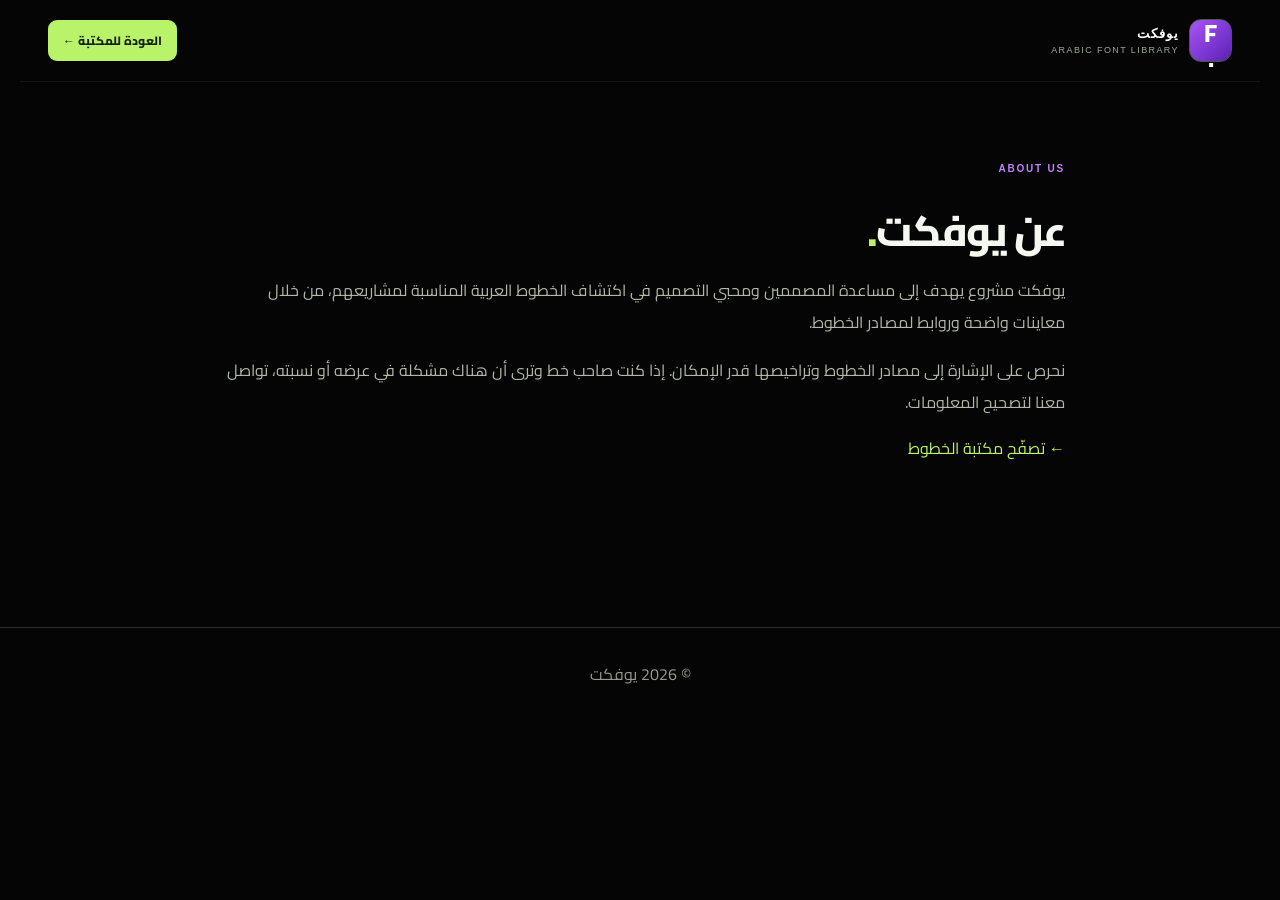
<file: about.html>
<!doctype html><html lang="ar" dir="rtl"><head><meta charset="utf-8"><meta name="viewport" content="width=device-width,initial-scale=1"><title>عن الموقع | يوفكت</title><link href="https://fonts.googleapis.com/css2?family=Cairo:wght@400;600;700;800&display=swap" rel="stylesheet"><link rel="stylesheet" href="style.css"></head><body><header class="header"><a class="brand" href="index.html"><span class="brand-mark">F<span>.</span></span><span class="brand-name"><b>يوفكت</b><small>ARABIC FONT LIBRARY</small></span></a><a class="header-button" href="index.html">العودة للمكتبة ←</a></header><main class="page-content"><span class="kicker">ABOUT US</span><h1>عن يوفكت<span style="color:#b9f36a">.</span></h1><p>يوفكت مشروع يهدف إلى مساعدة المصممين ومحبي التصميم في اكتشاف الخطوط العربية المناسبة لمشاريعهم، من خلال معاينات واضحة وروابط لمصادر الخطوط.</p><p>نحرص على الإشارة إلى مصادر الخطوط وتراخيصها قدر الإمكان. إذا كنت صاحب خط وترى أن هناك مشكلة في عرضه أو نسبته، تواصل معنا لتصحيح المعلومات.</p><a href="index.html">← تصفّح مكتبة الخطوط</a></main><footer>© <span id="year"></span> يوفكت</footer><script>document.getElementById('year').textContent=new Date().getFullYear()</script></body></html>
</file>
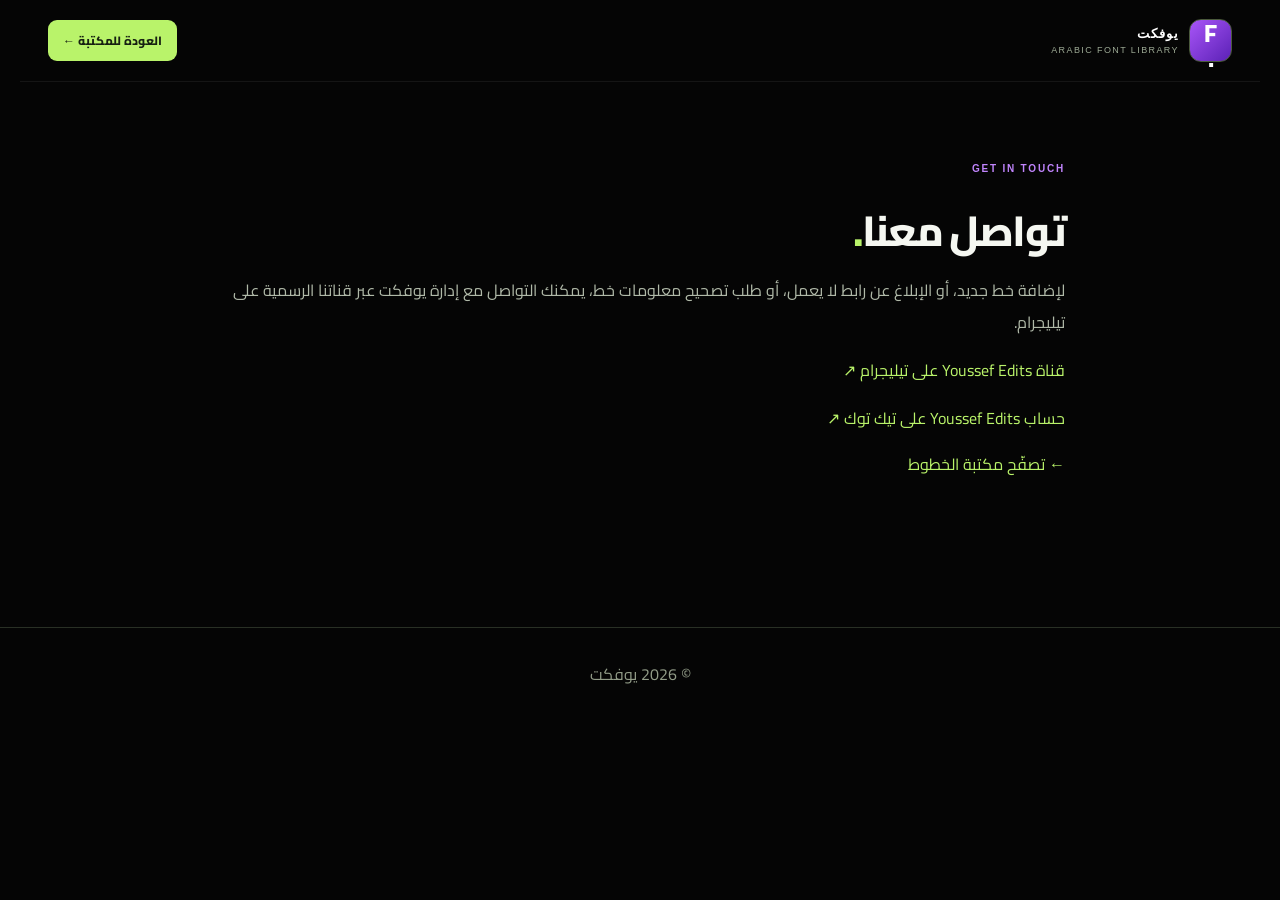
<file: contact.html>
<!doctype html><html lang="ar" dir="rtl"><head><meta charset="utf-8"><meta name="viewport" content="width=device-width,initial-scale=1"><title>تواصل معنا | يوفكت</title><link href="https://fonts.googleapis.com/css2?family=Cairo:wght@400;600;700;800&display=swap" rel="stylesheet"><link rel="stylesheet" href="style.css"></head><body><header class="header"><a class="brand" href="index.html"><span class="brand-mark">F<span>.</span></span><span class="brand-name"><b>يوفكت</b><small>ARABIC FONT LIBRARY</small></span></a><a class="header-button" href="index.html">العودة للمكتبة ←</a></header><main class="page-content"><span class="kicker">GET IN TOUCH</span><h1>تواصل معنا<span style="color:#b9f36a">.</span></h1><p>لإضافة خط جديد، أو الإبلاغ عن رابط لا يعمل، أو طلب تصحيح معلومات خط، يمكنك التواصل مع إدارة يوفكت عبر قناتنا الرسمية على تيليجرام.</p><p><a href="https://t.me/YoussefEdits1" target="_blank" rel="noopener noreferrer">قناة Youssef Edits على تيليجرام ↗</a></p><p><a href="https://www.tiktok.com/@youssef_edits.2" target="_blank" rel="noopener noreferrer">حساب Youssef Edits على تيك توك ↗</a></p><a href="index.html">← تصفّح مكتبة الخطوط</a></main><footer>© <span id="year"></span> يوفكت</footer><script>document.getElementById('year').textContent=new Date().getFullYear()</script></body></html>
</file>
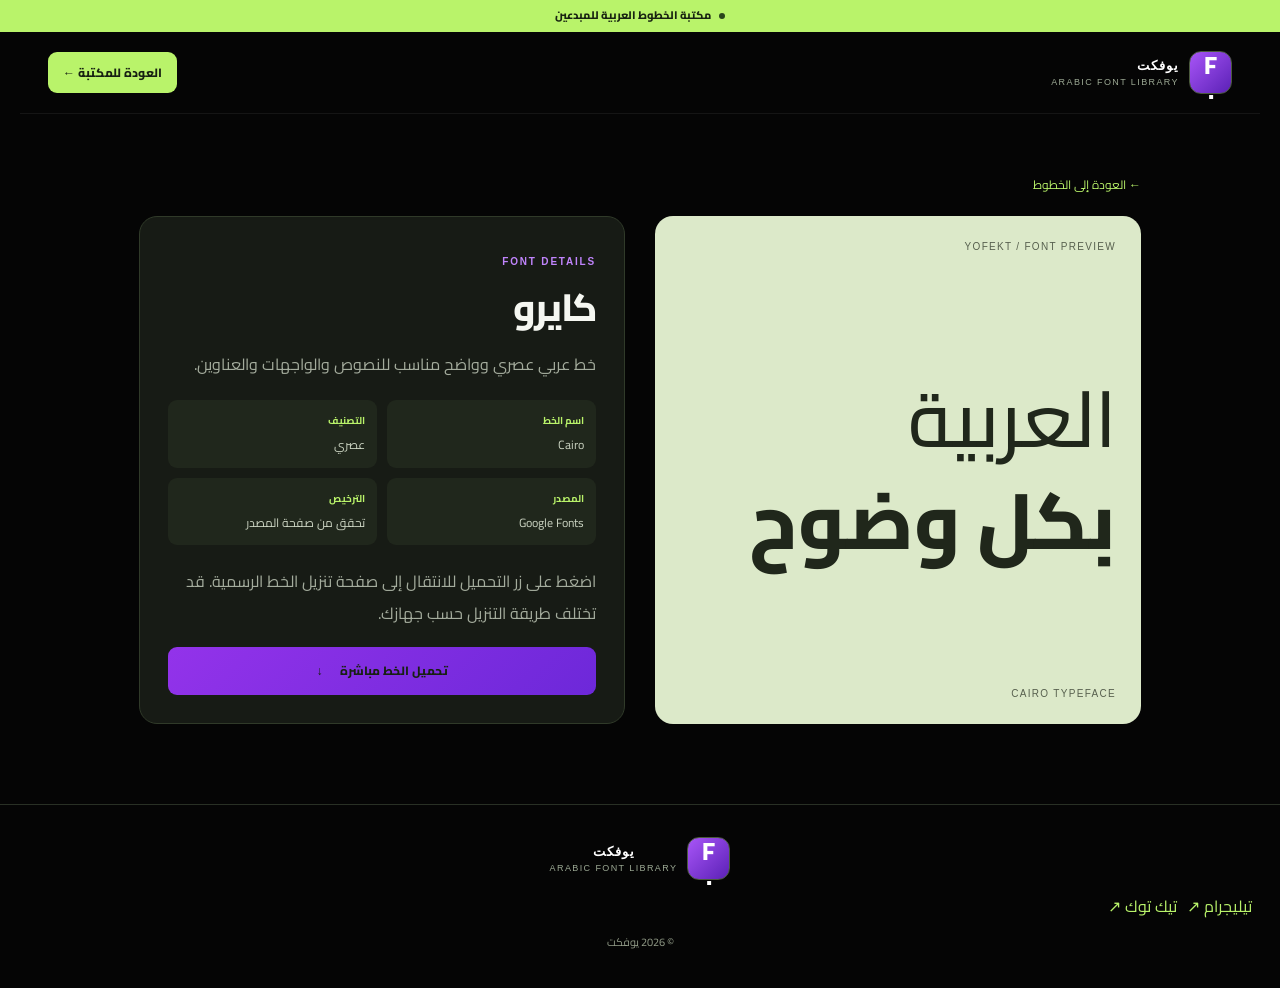
<file: font.html>
<!doctype html>
<html lang="ar" dir="rtl"><head><meta charset="utf-8"><meta name="viewport" content="width=device-width,initial-scale=1"><meta name="theme-color" content="#10130f"><title>تفاصيل الخط | يوفكت</title><link rel="preconnect" href="https://fonts.googleapis.com"><link rel="preconnect" href="https://fonts.gstatic.com" crossorigin><link href="https://fonts.googleapis.com/css2?family=Cairo:wght@400;500;600;700;800&family=Readex+Pro:wght@400;500;600;700&family=Amiri:wght@400;700&family=El+Messiri:wght@400;500;600;700&display=swap" rel="stylesheet"><link rel="stylesheet" href="style.css"></head><body>
<div class="announcement"><span class="pulse"></span> مكتبة الخطوط العربية للمبدعين</div><header class="header"><a class="brand" href="index.html"><span class="brand-mark">F<span>.</span></span><span class="brand-name"><b>يوفكت</b><small>ARABIC FONT LIBRARY</small></span></a><a class="header-button" href="index.html#fonts">العودة للمكتبة ←</a></header>
<main class="detail-wrap"><a class="back-link" href="index.html#fonts">← العودة إلى الخطوط</a><div class="detail-top"><div id="detailPreview" class="detail-preview lime-bg"><span class="serial" id="detailSerial">YOFEKT / FONT PREVIEW</span><div class="sample cairo" id="detailSample">العربية<br><b>بكل وضوح</b></div><span class="sample-foot" id="detailEnglish">CAIRO TYPEFACE</span></div><section class="detail-info"><span class="kicker">FONT DETAILS</span><h1 id="detailName">كايرو</h1><p id="detailDescription">خط عربي واضح وعصري.</p><div class="detail-meta"><div><b>اسم الخط</b><span id="detailLatin">Cairo</span></div><div><b>التصنيف</b><span id="detailCategory">عصري</span></div><div><b>المصدر</b><span>Google Fonts</span></div><div><b>الترخيص</b><span>تحقق من صفحة المصدر</span></div></div><p>اضغط على زر التحميل للانتقال إلى صفحة تنزيل الخط الرسمية. قد تختلف طريقة التنزيل حسب جهازك.</p><a id="directDownload" class="button primary direct-download" href="https://fonts.google.com/download?family=Cairo">تحميل الخط مباشرة <span>↓</span></a></section></div></main><footer><a class="brand" href="index.html"><span class="brand-mark">F<span>.</span></span><span class="brand-name"><b>يوفكت</b><small>ARABIC FONT LIBRARY</small></span></a><div class="social-links"><a href="https://t.me/YoussefEdits1" target="_blank" rel="noopener noreferrer">تيليجرام ↗</a><a href="https://www.tiktok.com/@youssef_edits.2" target="_blank" rel="noopener noreferrer">تيك توك ↗</a></div><p>© <span id="year"></span> يوفكت</p></footer>
<script>
const data={cairo:{ar:'كايرو',en:'Cairo',desc:'خط عربي عصري وواضح مناسب للنصوص والواجهات والعناوين.',cat:'عصري',sample:'العربية<br><b>بكل وضوح</b>',className:'cairo',bg:'lime-bg',url:'https://fonts.google.com/download?family=Cairo'},readex:{ar:'ريدكس برو',en:'Readex Pro',desc:'خط حديث بحضور قوي يناسب التصميمات والعناوين الملفتة.',cat:'عصري / للعناوين',sample:'صمّم<br><b>بجرأة</b>',className:'readex',bg:'violet-bg',url:'https://fonts.google.com/download?family=Readex+Pro'},amiri:{ar:'أميري',en:'Amiri',desc:'خط عربي كلاسيكي بطابع أنيق مناسب للنصوص والمشاريع التراثية.',cat:'كلاسيكي',sample:'جمال<br><b>الخط العربي</b>',className:'amiri',bg:'sand-bg',url:'https://fonts.google.com/download?family=Amiri'},messiri:{ar:'المسيري',en:'El Messiri',desc:'خط عربي ذو شخصية مميزة يناسب العناوين والتصميمات.',cat:'كلاسيكي / للعناوين',sample:'حكاية<br><b>حروف</b>',className:'messiri',bg:'pink-bg',url:'https://fonts.google.com/download?family=El+Messiri'},tajawal:{ar:'تاجوال',en:'Tajawal',desc:'خط نظيف ومريح للواجهات والمحتوى اليومي.',cat:'عصري',sample:'بساطة<br><b>وأناقة</b>',className:'tajawal',bg:'blue-bg',url:'https://fonts.google.com/download?family=Tajawal'}};
const id=new URLSearchParams(location.search).get('id')||'cairo';const f=data[id]||data.cairo;document.title=f.ar+' | يوفكت';document.getElementById('detailName').textContent=f.ar;document.getElementById('detailLatin').textContent=f.en;document.getElementById('detailDescription').textContent=f.desc;document.getElementById('detailCategory').textContent=f.cat;document.getElementById('detailSample').className='sample '+f.className;document.getElementById('detailSample').innerHTML=f.sample;document.getElementById('detailPreview').className='detail-preview '+f.bg;document.getElementById('detailEnglish').textContent=f.en.toUpperCase()+' TYPEFACE';document.getElementById('directDownload').href=f.url;document.getElementById('year').textContent=new Date().getFullYear();
</script></body></html>
</file>
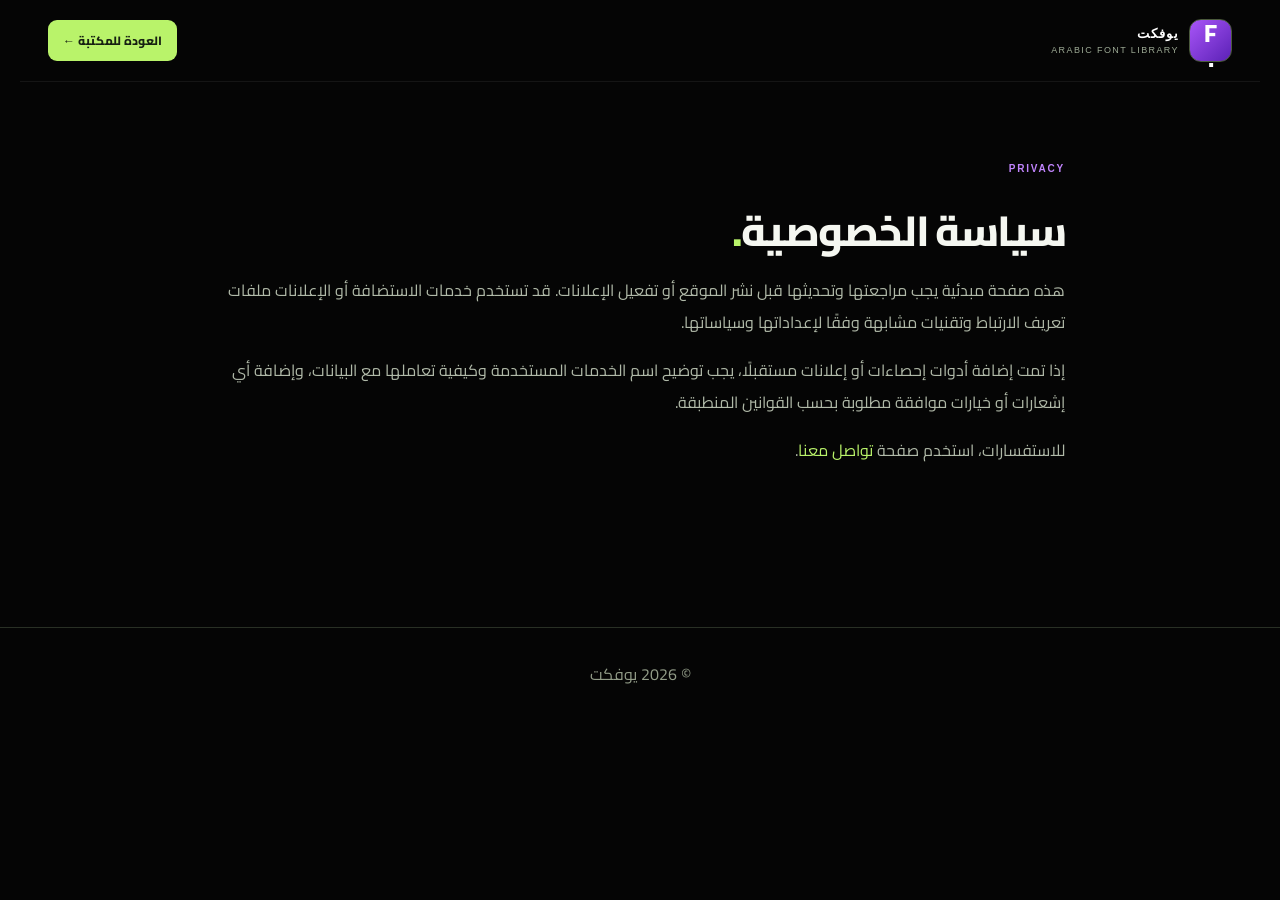
<file: privacy.html>
<!doctype html><html lang="ar" dir="rtl"><head><meta charset="utf-8"><meta name="viewport" content="width=device-width,initial-scale=1"><title>سياسة الخصوصية | يوفكت</title><link href="https://fonts.googleapis.com/css2?family=Cairo:wght@400;600;700;800&display=swap" rel="stylesheet"><link rel="stylesheet" href="style.css"></head><body><header class="header"><a class="brand" href="index.html"><span class="brand-mark">F<span>.</span></span><span class="brand-name"><b>يوفكت</b><small>ARABIC FONT LIBRARY</small></span></a><a class="header-button" href="index.html">العودة للمكتبة ←</a></header><main class="page-content"><span class="kicker">PRIVACY</span><h1>سياسة الخصوصية<span style="color:#b9f36a">.</span></h1><p>هذه صفحة مبدئية يجب مراجعتها وتحديثها قبل نشر الموقع أو تفعيل الإعلانات. قد تستخدم خدمات الاستضافة أو الإعلانات ملفات تعريف الارتباط وتقنيات مشابهة وفقًا لإعداداتها وسياساتها.</p><p>إذا تمت إضافة أدوات إحصاءات أو إعلانات مستقبلًا، يجب توضيح اسم الخدمات المستخدمة وكيفية تعاملها مع البيانات، وإضافة أي إشعارات أو خيارات موافقة مطلوبة بحسب القوانين المنطبقة.</p><p>للاستفسارات، استخدم صفحة <a href="contact.html">تواصل معنا</a>.</p></main><footer>© <span id="year"></span> يوفكت</footer><script>document.getElementById('year').textContent=new Date().getFullYear()</script></body></html>
</file>
<file: style.css>
*{box-sizing:border-box}html{scroll-behavior:smooth;scroll-padding-top:90px}body{margin:0;background:#10130f;color:#f5f7f1;font-family:'Cairo',sans-serif;line-height:1.8}a{text-decoration:none;color:inherit}button,input{font:inherit}.announcement{height:32px;background:#b9f36a;color:#182311;text-align:center;font-size:11px;font-weight:800;display:flex;justify-content:center;align-items:center;gap:8px}.pulse{width:6px;height:6px;background:#29451c;border-radius:50%}.header{height:82px;max-width:1240px;margin:auto;padding:0 28px;display:flex;align-items:center;justify-content:space-between;gap:20px;border-bottom:1px solid #ffffff10}.brand{display:flex;align-items:center;gap:10px;flex-shrink:0}.brand-mark{width:43px;height:43px;border-radius:12px;background:#1b2417;border:1px solid #4b5a3c;display:grid;place-items:center;color:#b9f36a;font-size:25px;font-weight:800;line-height:1}.brand-mark span{color:white}.brand-name{display:flex;flex-direction:column;line-height:1.4}.brand-name b{font:800 13px Arial,sans-serif;letter-spacing:1px}.brand-name small{font:9px Arial,sans-serif;letter-spacing:1.4px;color:#9ca994;margin-top:4px}.header nav{display:flex;gap:26px;color:#b5bcb0;font-size:12px}.header nav a:hover,.header nav .selected{color:#b9f36a}.header-button{background:#b9f36a;color:#172112;border-radius:9px;padding:10px 15px;font-size:12px;font-weight:800}.header-button span{margin-right:8px}.menu{display:none;background:none;color:white;border:0;font-size:24px}.hero{max-width:1184px;margin:auto;padding:86px 28px 82px;display:grid;grid-template-columns:1fr .9fr;gap:60px;align-items:center;overflow:hidden}.eyebrow,.kicker{font:700 10px Arial,sans-serif;letter-spacing:1.8px;color:#b9f36a}.eyebrow{display:flex;align-items:center;gap:10px}.eyebrow i{width:24px;height:1px;background:#b9f36a}h1{font-size:clamp(42px,5.4vw,68px);line-height:1.28;letter-spacing:-1.8px;margin:23px 0 16px;font-weight:800}h1 span{color:#b9f36a}.hero-copy>p{max-width:470px;color:#a4ac9d;font-size:14px;line-height:2.1}.hero-actions{display:flex;align-items:center;gap:24px;margin-top:27px}.button{display:inline-flex;align-items:center;gap:17px;padding:13px 18px;border-radius:9px;font-size:12px;font-weight:800;transition:.2s}.button:hover{transform:translateY(-2px)}.primary{background:#b9f36a;color:#172112}.sub-link{font-size:12px}.sub-link span{color:#b9f36a;margin-right:8px}.trust-row{display:flex;gap:23px;margin-top:43px;color:#a5ad9d;font-size:10px}.trust-row b{color:#b9f36a;margin-left:5px}.hero-visual{height:370px;position:relative;overflow:hidden;border:1px solid #3c4932;border-radius:20px;background:radial-gradient(ellipse at 75% 28%,#3c542c 0,transparent 36%),linear-gradient(135deg,#222b1c,#11150f 70%);padding:23px;display:flex;flex-direction:column;justify-content:space-between}.visual-top,.visual-bottom{display:flex;justify-content:space-between;align-items:center;font:10px Arial,sans-serif;letter-spacing:1.4px;color:#9ca992}.big-type{font-size:clamp(48px,6vw,77px);font-weight:800;line-height:1.2;position:relative;z-index:1}.big-type em{display:block;color:#b9f36a;font-style:normal;font-size:.67em}.type-outline{position:absolute;bottom:68px;left:-10px;color:transparent;-webkit-text-stroke:1px #5a7046;font-size:74px;font-weight:800;opacity:.42}.mini-stamp{border:1px solid #b9f36a;color:#b9f36a;padding:6px;border-radius:5px}.visual-orbit{position:absolute;width:200px;height:200px;border:1px solid #b9f36a25;border-radius:50%;right:-70px;top:80px}.section{max-width:1184px;margin:auto;padding:30px 28px 78px}.section-head{display:flex;justify-content:space-between;align-items:end;gap:20px;margin-bottom:28px}.section-head h2{font-size:clamp(26px,3vw,36px);margin:7px 0 0;line-height:1.4}.lime{color:#b9f36a}.section-head>p{font-size:12px;color:#9ca595;margin:0 0 6px}.search{display:flex;align-items:center;gap:12px;background:#191e17;border:1px solid #333c2e;border-radius:12px;padding:0 16px;height:56px}.search>span{font-size:30px;color:#b9f36a}.search input{flex:1;min-width:0;background:transparent;border:0;outline:0;color:white;font-size:13px}.search input::placeholder{color:#838d7b}.search kbd{font-size:10px;color:#9ca595;border:1px solid #414a3b;border-radius:5px;padding:3px 8px}.filters{display:flex;gap:9px;flex-wrap:wrap;margin:18px 0}.filter{background:#191e17;color:#aab3a1;border:1px solid #30382b;border-radius:30px;padding:7px 17px;font-size:11px;cursor:pointer}.filter.active,.filter:hover{background:#b9f36a;color:#172112;border-color:#b9f36a}.result-row{display:flex;justify-content:space-between;color:#8d9785;font-size:10px;margin:22px 0 13px}.grid{display:grid;grid-template-columns:repeat(3,minmax(0,1fr));gap:17px}.font-card{background:#171b15;border:1px solid #2c3427;border-radius:15px;overflow:hidden;transition:transform .25s,border-color .25s}.font-card:hover{transform:translateY(-4px);border-color:#687c4f}.preview{height:220px;padding:17px;display:flex;flex-direction:column;justify-content:space-between;position:relative;overflow:hidden;color:#20271b}.lime-bg{background:#dce9c9}.violet-bg{background:#ded8ed;color:#302449}.sand-bg{background:#e9dfce;color:#46382a}.pink-bg{background:#f0d9df;color:#492c35}.blue-bg{background:#d5e4eb;color:#203c48}.serial,.sample-foot{font:10px Arial,sans-serif;letter-spacing:1.3px;opacity:.7}.sample{font-size:47px;line-height:1.3;font-weight:500;position:relative;z-index:1}.sample b{font-weight:800}.cairo{font-family:'Cairo',sans-serif}.readex{font-family:'Readex Pro',sans-serif}.amiri{font-family:'Amiri',serif}.messiri{font-family:'El Messiri',sans-serif}.tajawal{font-family:'Cairo',sans-serif}.card-content{padding:17px}.card-heading{display:flex;justify-content:space-between;align-items:start;gap:7px}.card-heading h3{font-size:14px;margin:0}.card-heading h3 small{display:block;font:11px Arial,sans-serif;color:#a1aa98;margin-top:4px}.tag{font:9px Arial,sans-serif;border:1px solid #394331;border-radius:5px;padding:4px 6px;color:#b9f36a;white-space:nowrap}.card-content p{font-size:11px;color:#a4ac9d;min-height:27px;margin:12px 0 15px}.download{border-top:1px solid #30372c;padding-top:12px;display:flex;justify-content:space-between;align-items:center;font-size:11px;color:#dbe2d4}.download b{color:#b9f36a;font-size:17px}.empty{grid-column:1/-1;text-align:center;padding:40px;color:#c8d0c0}.categories{padding-top:5px}.category-grid{display:grid;grid-template-columns:repeat(3,1fr);gap:15px}.category-tile{min-height:155px;border:1px solid #35402e;border-radius:15px;text-align:right;padding:20px;display:flex;flex-direction:column;align-items:flex-start;justify-content:space-between;cursor:pointer;color:white;position:relative;overflow:hidden}.category-tile span{font:10px Arial,sans-serif;letter-spacing:1.3px;color:#b9f36a}.category-tile strong{font-size:20px}.category-tile i{position:absolute;left:20px;bottom:17px;color:#b9f36a;font-style:normal;font-size:23px}.modern-tile{background:radial-gradient(circle at 80% 20%,#3d572c,#191f16 65%)}.classic-tile{background:radial-gradient(circle at 80% 20%,#514166,#1d1924 65%)}.display-tile{background:radial-gradient(circle at 80% 20%,#674a2e,#211b15 65%)}.category-tile:hover{border-color:#b9f36a}.end-banner{max-width:1128px;margin:0 auto 75px;padding:32px 35px;border:1px solid #35402e;border-radius:18px;background:linear-gradient(110deg,#20291b,#141812);display:flex;justify-content:space-between;align-items:center;gap:20px}.end-banner h2{font-size:28px;margin:5px 0}.end-banner p{color:#a4ac9d;font-size:12px;margin:0}footer{border-top:1px solid #293025;padding:32px 28px 25px;text-align:center;color:#929c88}footer .brand{justify-content:center;color:white}footer p{font-size:11px}footer .foot-links{display:flex;justify-content:center;gap:22px;font-size:11px;margin:17px 0}footer .foot-links a:hover{color:#b9f36a}footer>small{font-size:10px}.page-content{max-width:900px;margin:70px auto;padding:0 25px;min-height:45vh}.page-content h1{font-size:42px}.page-content p{color:#b0b9a8;line-height:2}.page-content a{color:#b9f36a}@media(max-width:850px){.header{padding:0 18px}.header nav{gap:13px}.header nav a{font-size:11px}.header-button{display:none}.hero{gap:30px;padding-top:65px}.hero-visual{height:320px}.grid{grid-template-columns:repeat(2,minmax(0,1fr))}.end-banner{margin:0 20px 55px}}@media(max-width:620px){.announcement{font-size:10px}.header{height:72px}.header nav{display:none;position:absolute;top:104px;right:12px;left:12px;z-index:10;background:#1b2118;border:1px solid #3a4632;border-radius:12px;padding:18px;flex-direction:column;gap:13px}.header nav.open{display:flex}.menu{display:block}.hero{padding:54px 20px 55px;grid-template-columns:1fr;gap:35px}.hero h1{font-size:47px}.hero-copy>p{font-size:13px}.hero-visual{height:300px}.trust-row{gap:13px;justify-content:space-between}.trust-row span{font-size:9px}.section{padding:25px 20px 58px}.section-head{display:block}.section-head>p{margin-top:10px}.grid{grid-template-columns:1fr 1fr;gap:10px}.preview{height:155px;padding:11px}.sample{font-size:34px}.serial,.sample-foot{font-size:8px}.card-content{padding:11px}.card-heading{display:block}.card-heading h3{font-size:12px}.tag{display:inline-block;margin-top:7px}.card-content p{font-size:10px;min-height:48px}.download{font-size:10px}.category-grid{grid-template-columns:1fr}.category-tile{min-height:125px}.end-banner{margin:0 20px 45px;padding:23px;display:block}.end-banner h2{font-size:25px}.end-banner .button{margin-top:20px}.footer-links{flex-wrap:wrap}}
/* Header search and account */
.header-tools{display:flex;align-items:center;gap:9px;flex-shrink:0}.top-search,.login-button{border:1px solid #394331;background:#191e17;color:#f5f7f1;border-radius:9px;height:40px;padding:0 13px;cursor:pointer}.top-search{font-size:25px;color:#b9f36a;width:42px;padding:0}.login-button{background:#b9f36a;color:#172112;font-size:11px;font-weight:800}.top-search-panel{display:none;max-width:1184px;margin:0 auto;padding:12px 28px}.top-search-panel.open{display:flex;gap:8px}.top-search-panel input{flex:1;min-width:0;background:#191e17;border:1px solid #394331;border-radius:9px;color:white;padding:12px 15px;outline:none}.top-search-panel button,.modal-close{background:#252d20;border:1px solid #394331;color:white;border-radius:9px;padding:0 14px;font-size:22px}.download{cursor:pointer}.font-card .download{display:flex}.login-modal{display:none;position:fixed;inset:0;background:#000b;z-index:50;align-items:center;justify-content:center;padding:18px}.login-modal.open{display:flex}.login-box{width:min(100%,420px);background:#171d14;border:1px solid #46563a;border-radius:18px;padding:27px;position:relative}.login-box h2{margin:8px 0}.login-box p,.login-box small{color:#a4ac9d;font-size:12px}.login-box form{display:grid;gap:9px;margin-top:18px}.login-box label{font-size:12px}.login-box input{background:#10130f;border:1px solid #394331;border-radius:8px;padding:12px;color:white;min-width:0}.login-box form button{justify-content:center;margin-top:8px;border:0;cursor:pointer}.modal-close{position:absolute;left:15px;top:15px;width:34px;height:34px;padding:0}.detail-wrap{max-width:1050px;margin:55px auto 80px;padding:0 24px}.detail-top{display:grid;grid-template-columns:1fr 1fr;gap:30px;align-items:stretch}.detail-preview{min-height:330px;border-radius:18px;padding:25px;display:flex;flex-direction:column;justify-content:space-between;color:#20271b}.detail-preview .sample{font-size:clamp(48px,7vw,78px)}.detail-info{background:#171b15;border:1px solid #303a29;border-radius:18px;padding:28px}.detail-info h1{font-size:38px;margin:10px 0}.detail-info p{color:#a4ac9d;line-height:2}.detail-meta{display:grid;grid-template-columns:1fr 1fr;gap:10px;margin:20px 0}.detail-meta div{background:#20271c;padding:12px;border-radius:9px;font-size:12px;color:#cbd4c2}.detail-meta b{display:block;color:#b9f36a;font-size:10px;margin-bottom:4px}.direct-download{display:flex;justify-content:center;width:100%;border:0;cursor:pointer;margin-top:18px}.back-link{display:inline-block;color:#b9f36a;margin-bottom:20px;font-size:12px}@media(max-width:620px){.header{gap:9px}.header-tools{gap:6px}.login-button{padding:0 9px;font-size:10px}.top-search{width:37px;height:37px}.top-search-panel{padding:10px 18px}.detail-top{grid-template-columns:1fr}.detail-preview{min-height:245px}.detail-info{padding:20px}.detail-info h1{font-size:30px}}

.social-links{display:flex;gap:10px;flex-wrap:wrap;align-items:center}
.social-links a,.foot-links a{color:#b9f36a;transition:color .2s}
.social-links a:hover,.foot-links a:hover{color:#fff}
footer .social-links{margin:12px 0}

/* FONTRIX expanded library and preferences */
.social-icon{width:36px;height:36px;border:1px solid #394331;border-radius:10px;display:grid;place-items:center;color:#b9f36a;font-weight:900;font-size:19px;background:#191e17}.social-icon:hover{background:#b9f36a;color:#172112}.settings-button{height:40px;width:40px;border:1px solid #394331;border-radius:9px;background:#191e17;color:#b9f36a;font-size:19px;cursor:pointer}.preview-tone{color:#172112}.tone-0{background:linear-gradient(135deg,#d7f4ad,#a5d77c)}.tone-1{background:linear-gradient(135deg,#d9c9f4,#a995d5)}.tone-2{background:linear-gradient(135deg,#f4dfb8,#d8b57b)}.tone-3{background:linear-gradient(135deg,#f4c5c9,#d98c9a)}.tone-4{background:linear-gradient(135deg,#b9dff1,#83b7d2)}.tone-5{background:linear-gradient(135deg,#d5d9c8,#aeb69a)}.font-card[hidden]{display:none!important}.settings-modal{display:none;position:fixed;inset:0;background:#000b;z-index:60;align-items:center;justify-content:center;padding:18px}.settings-modal.open{display:flex}.settings-box{width:min(100%,480px);background:#171d14;border:1px solid #46563a;border-radius:18px;padding:27px;position:relative}.settings-box h2{margin:8px 0 20px}.setting-row{display:flex;justify-content:space-between;align-items:center;gap:15px;padding:15px 0;border-top:1px solid #303a29}.setting-row span{display:grid}.setting-row small,.settings-note{font-size:11px;color:#a4ac9d}.setting-row select{background:#10130f;color:white;border:1px solid #394331;border-radius:8px;padding:8px}.setting-row input{accent-color:#b9f36a;width:18px;height:18px}.settings-note{margin:14px 0 0}.preview-size-large .sample{font-size:clamp(36px,4vw,53px)}.reduce-motion *{scroll-behavior:auto!important;transition:none!important;animation:none!important}
body.light-theme{background:#f5f6f1;color:#1c2418}body.light-theme .header,body.light-theme footer{border-color:#dce2d5}body.light-theme .header nav{color:#58634f}body.light-theme .top-search,body.light-theme .login-button,body.light-theme .settings-button,body.light-theme .social-icon{background:#fff;color:#26351e;border-color:#d3dccb}body.light-theme .card-content,body.light-theme .font-card,body.light-theme .settings-box,body.light-theme .login-box,body.light-theme .detail-info{background:#fff;color:#1c2418;border-color:#dce2d5}body.light-theme .card-content p,body.light-theme .section-head>p,body.light-theme footer p{color:#66715f}body.light-theme .download{color:#26351e;border-color:#e0e5da}body.light-theme .tag{color:#526c34;border-color:#cbd8bd}body.light-theme .top-search-panel input,body.light-theme .login-box input,body.light-theme .setting-row select{background:#fff;color:#1c2418;border-color:#d3dccb}body.light-theme .settings-box .setting-row{border-color:#e0e5da}body.light-theme .end-banner{background:#e9efdf;border-color:#d3dccb}body.light-theme .end-banner p{color:#66715f}
@media(max-width:620px){.header-tools{gap:5px}.social-icon{width:30px;height:34px;font-size:16px}.settings-button{width:34px;height:34px}.login-button{font-size:9px;padding:0 7px}.top-search{height:34px;width:34px}}


/* Yofekt visual identity */
:root{--accent:#a855f7;--accent-2:#7c3aed}
body{background:#050505}
.brand-mark{background:linear-gradient(135deg,#a855f7,#5b21b6)!important;color:#fff!important}
.brand-name b{color:#fff}
.hero-visual{border-color:rgba(168,85,247,.38)!important}
.button.primary,.download{background:linear-gradient(135deg,#9333ea,#6d28d9)!important;border-color:#a855f7!important}
.kicker,.lime{color:#c084fc!important}
::selection{background:#7e22ce;color:#fff}

/* Yofekt pure-black Arabic wordmark hero */
.hero-visual.hero-wordmark{padding:0;background:#000;border:1px solid #292929;display:flex;align-items:center;justify-content:center;min-height:0;box-shadow:0 18px 60px #0008}
.hero-wordmark img{display:block;width:100%;height:100%;object-fit:contain;background:#000}
@media(max-width:620px){.hero-visual.hero-wordmark{height:auto;aspect-ratio:1672/941;min-height:0}}
</file>
